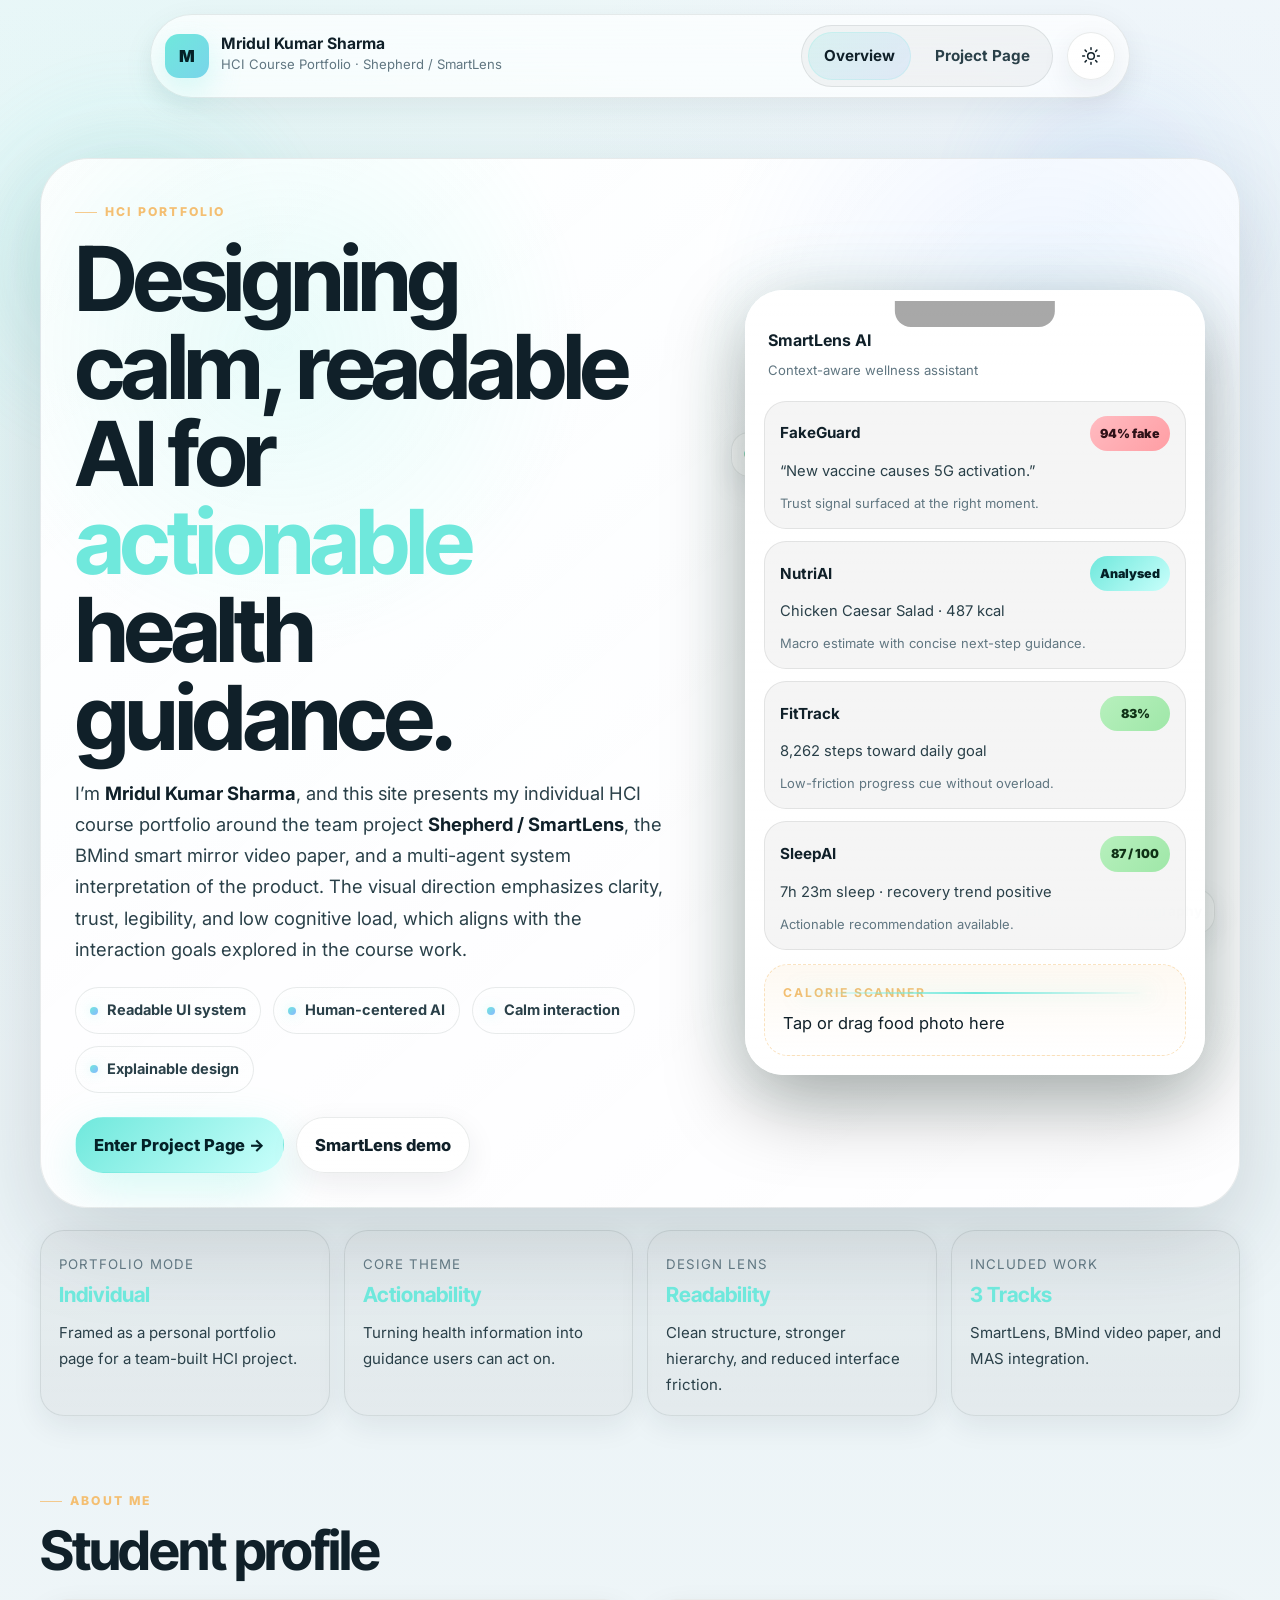
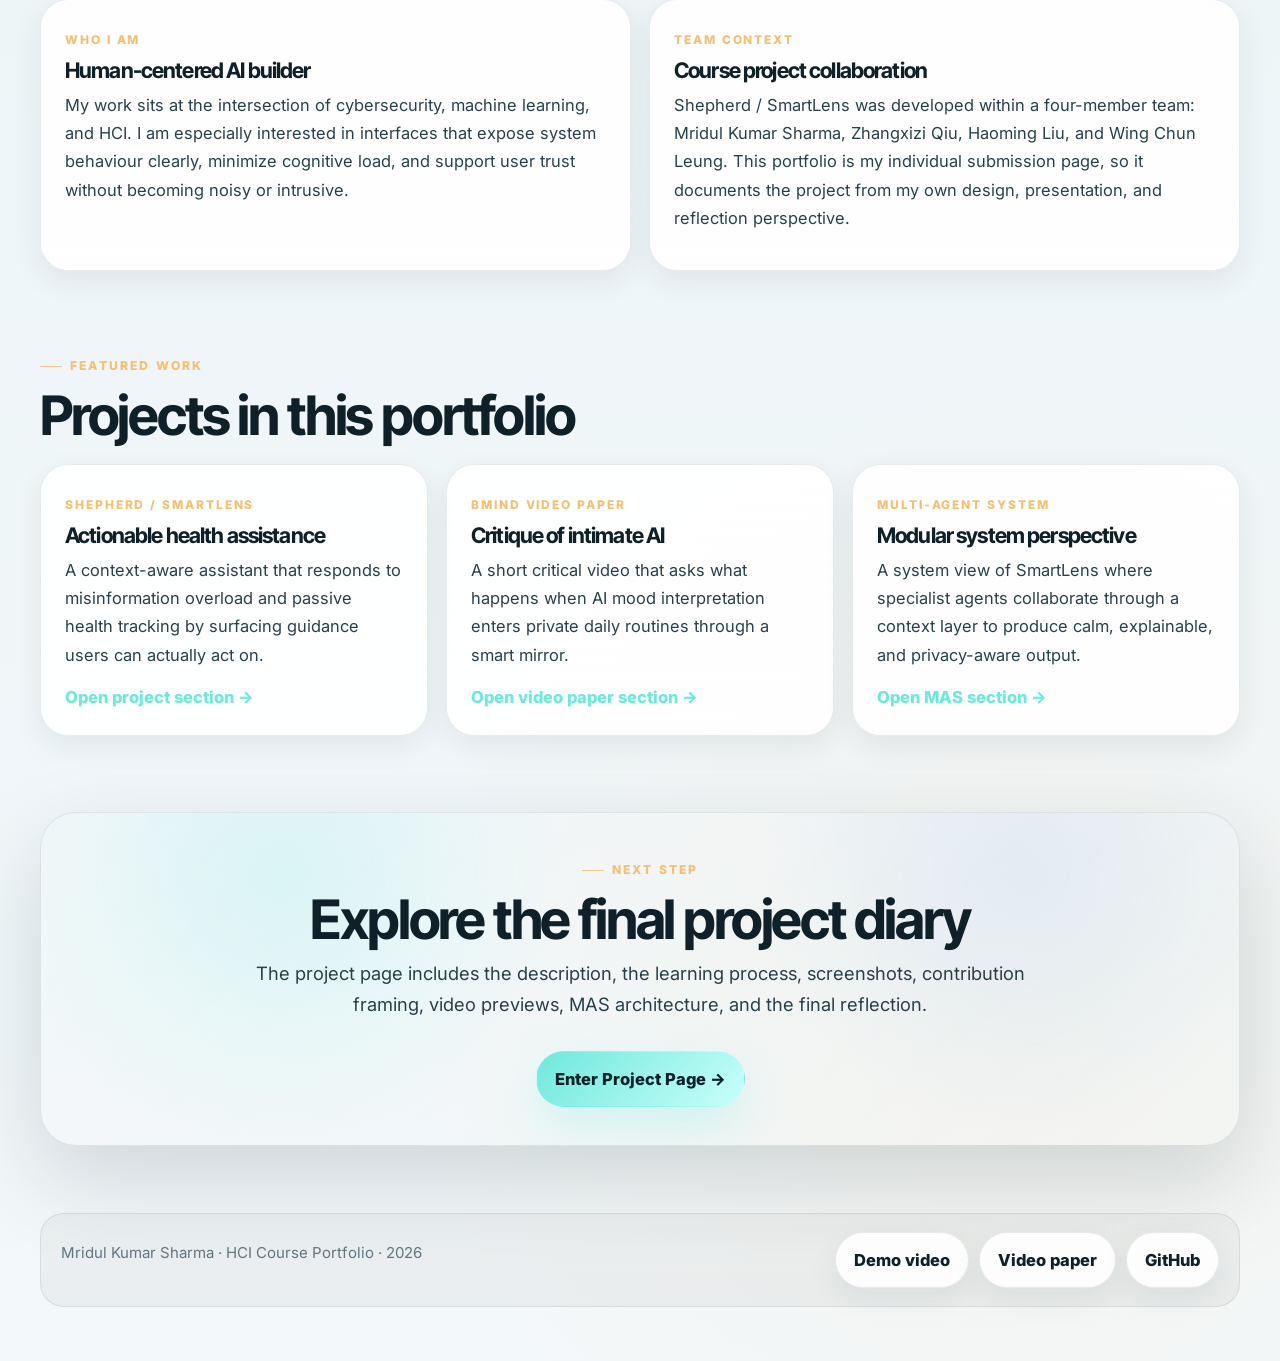
<file: index.html>
<!DOCTYPE html>
<html lang="en" data-theme="dark">
<head>
  <meta charset="UTF-8" />
  <meta name="viewport" content="width=device-width, initial-scale=1.0" />
  <title>Mridul Kumar Sharma — HCI Portfolio Overview</title>
  <meta name="description" content="HCI portfolio overview for Mridul Kumar Sharma featuring Shepherd / SmartLens, BMind video paper, and a multi-agent system perspective." />
  <link rel="stylesheet" href="styles.css" />
</head>
<body>
  <header class="site-header">
    <div class="nav-shell">
      <nav class="navbar" aria-label="Primary">
        <a class="brand" href="index.html" aria-label="Go to overview page">
          <span class="brand-mark" aria-hidden="true">M</span>
          <span class="brand-text">
            <strong>Mridul Kumar Sharma</strong>
            <span>HCI Course Portfolio · Shepherd / SmartLens</span>
          </span>
        </a>
        <div class="nav-links">
          <a class="active" href="index.html" aria-current="page">Overview</a>
          <a href="project.html">Project Page</a>
        </div>
        <button class="theme-toggle" type="button" aria-label="Toggle theme" title="Toggle light and dark mode">
          <svg viewBox="0 0 24 24" aria-hidden="true"><path d="M20 15.5A8.5 8.5 0 0 1 8.5 4a9 9 0 1 0 11.5 11.5Z"></path></svg>
        </button>
      </nav>
    </div>
  </header>

  <main id="main">
    <section class="hero">
      <div class="hero-ambient" aria-hidden="true">
        <div class="orb one"></div>
        <div class="orb two"></div>
        <div class="orb three"></div>
      </div>
      <div class="container">
        <div class="award-panel reveal">
          <div class="hero-grid">
            <div class="hero-copy">
              <div class="eyebrow">HCI Portfolio</div>
              <h1>Designing calm, readable AI for <span class="accent">actionable</span> health guidance.</h1>
              <div class="spacer-16"></div>
              <p class="lead">I’m <strong>Mridul Kumar Sharma</strong>, and this site presents my individual HCI course portfolio around the team project <strong>Shepherd / SmartLens</strong>, the BMind smart mirror video paper, and a multi-agent system interpretation of the product. The visual direction emphasizes clarity, trust, legibility, and low cognitive load, which aligns with the interaction goals explored in the course work.</p>
              <div class="hero-meta" aria-label="Portfolio tags">
                <span class="meta-pill">Readable UI system</span>
                <span class="meta-pill">Human-centered AI</span>
                <span class="meta-pill">Calm interaction</span>
                <span class="meta-pill">Explainable design</span>
              </div>
              <div class="btn-row">
                <a class="btn btn-primary" href="project.html">Enter Project Page →</a>
                <a class="btn btn-secondary" href="https://youtu.be/GWiHdHpN7lo" target="_blank" rel="noopener">SmartLens demo</a>
              </div>
            </div>

            <div class="hero-side" aria-hidden="true">
              <div class="hero-card-stack">
                <div class="spot-card"></div>
                <div class="float-chip c1">Premium visual hierarchy</div>
                <div class="float-chip c2">Readable HCI-first typography</div>
                <div class="device-frame">
                  <div class="device-header">
                    <div class="device-title">
                      <strong>SmartLens AI</strong>
                      <span>Context-aware wellness assistant</span>
                    </div>
                    <div class="signal"><span></span><span></span><span></span></div>
                  </div>
                  <!-- <div class="live-ribbon"></div> -->
                  <div class="device-stack">
                    <article class="notify"><div class="notify-top"><strong>FakeGuard</strong><span class="pill pill-danger">94% fake</span></div><p>“New vaccine causes 5G activation.”</p><div class="notify-meta">Trust signal surfaced at the right moment.</div></article>
                    <article class="notify"><div class="notify-top"><strong>NutriAI</strong><span class="pill pill-teal">Analysed</span></div><p>Chicken Caesar Salad · 487 kcal</p><div class="notify-meta">Macro estimate with concise next-step guidance.</div></article>
                    <article class="notify"><div class="notify-top"><strong>FitTrack</strong><span class="pill pill-good">83%</span></div><p>8,262 steps toward daily goal</p><div class="notify-meta">Low-friction progress cue without overload.</div></article>
                    <article class="notify"><div class="notify-top"><strong>SleepAI</strong><span class="pill pill-good">87 / 100</span></div><p>7h 23m sleep · recovery trend positive</p><div class="notify-meta">Actionable recommendation available.</div></article>
                  </div>
                  <div class="scanner-panel"><div class="scan-line"></div><strong>Calorie Scanner</strong><span>Tap or drag food photo here</span></div>
                </div>
              </div>
            </div>
          </div>
        </div>

        <div class="hero-stats reveal">
          <article class="stat-card"><span>Portfolio Mode</span><strong>Individual</strong><p>Framed as a personal portfolio page for a team-built HCI project.</p></article>
          <article class="stat-card"><span>Core Theme</span><strong>Actionability</strong><p>Turning health information into guidance users can act on.</p></article>
          <article class="stat-card"><span>Design Lens</span><strong>Readability</strong><p>Clean structure, stronger hierarchy, and reduced interface friction.</p></article>
          <article class="stat-card"><span>Included Work</span><strong>3 Tracks</strong><p>SmartLens, BMind video paper, and MAS integration.</p></article>
        </div>
      </div>
    </section>

    <section id="about">
      <div class="container">
        <div class="section-head reveal">
          <div class="eyebrow">About Me</div>
          <h2 class="section-title">Student profile</h2>
        </div>
        <div class="g2">
          <article class="card reveal">
            <span class="card-kicker">Who I am</span>
            <h3>Human-centered AI builder</h3>
            <p>My work sits at the intersection of cybersecurity, machine learning, and HCI. I am especially interested in interfaces that expose system behaviour clearly, minimize cognitive load, and support user trust without becoming noisy or intrusive.</p>
          </article>
          <article class="card reveal">
            <span class="card-kicker">Team context</span>
            <h3>Course project collaboration</h3>
            <p>Shepherd / SmartLens was developed within a four-member team: Mridul Kumar Sharma, Zhangxizi Qiu, Haoming Liu, and Wing Chun Leung. This portfolio is my individual submission page, so it documents the project from my own design, presentation, and reflection perspective.</p>
          </article>
        </div>
      </div>
    </section>

    <section id="featured">
      <div class="container">
        <div class="section-head reveal">
          <div class="eyebrow">Featured Work</div>
          <h2 class="section-title">Projects in this portfolio</h2>
        </div>
        <div class="g3">
          <article class="card reveal">
            <span class="card-kicker">Shepherd / SmartLens</span>
            <h3>Actionable health assistance</h3>
            <p>A context-aware assistant that responds to misinformation overload and passive health tracking by surfacing guidance users can actually act on.</p>
            <a class="inline-link" href="project.html#project">Open project section →</a>
          </article>
          <article class="card reveal">
            <span class="card-kicker">BMind Video Paper</span>
            <h3>Critique of intimate AI</h3>
            <p>A short critical video that asks what happens when AI mood interpretation enters private daily routines through a smart mirror.</p>
            <a class="inline-link" href="project.html#video-paper">Open video paper section →</a>
          </article>
          <article class="card reveal">
            <span class="card-kicker">Multi-Agent System</span>
            <h3>Modular system perspective</h3>
            <p>A system view of SmartLens where specialist agents collaborate through a context layer to produce calm, explainable, and privacy-aware output.</p>
            <a class="inline-link" href="project.html#mas">Open MAS section →</a>
          </article>
        </div>
      </div>
    </section>

    <section id="cta">
      <div class="container">
        <div class="cta-card reveal">
          <div class="eyebrow">Next Step</div>
          <h2 class="section-title">Explore the final project diary</h2>
          <p class="lead" style="margin-inline:auto;">The project page includes the description, the learning process, screenshots, contribution framing, video previews, MAS architecture, and the final reflection.</p>
          <div class="spacer-16"></div>
          <a class="btn btn-primary" href="project.html">Enter Project Page →</a>
        </div>
      </div>
    </section>
  </main>

  <footer>
    <div class="container">
      <div class="footer-card reveal">
        <p class="small">Mridul Kumar Sharma · HCI Course Portfolio · 2026</p>
        <div class="footer-actions">
          <a class="btn btn-ghost" href="https://youtu.be/GWiHdHpN7lo" target="_blank" rel="noopener">Demo video</a>
          <a class="btn btn-ghost" href="https://youtu.be/E6nw4WtdHk4" target="_blank" rel="noopener">Video paper</a>
          <a class="btn btn-ghost" href="https://github.com/mridulsharma031/smartlens" target="_blank" rel="noopener">GitHub</a>
        </div>
      </div>
    </div>
  </footer>
  
<script>
(function () {
  const root = document.documentElement;
  const toggle = document.querySelector('.theme-toggle');
  const saved = localStorage.getItem('theme');
  const preferredDark = window.matchMedia('(prefers-color-scheme: dark)').matches;
  const theme = saved || (preferredDark ? 'dark' : 'light');
  function applyTheme(mode) {
    root.setAttribute('data-theme', mode);
    localStorage.setItem('theme', mode);
    toggle.innerHTML = mode === 'dark'
      ? '<svg viewBox="0 0 24 24" aria-hidden="true"><path d="M20 15.5A8.5 8.5 0 0 1 8.5 4a9 9 0 1 0 11.5 11.5Z"></path></svg>'
      : '<svg viewBox="0 0 24 24" aria-hidden="true"><circle cx="12" cy="12" r="4"></circle><path d="M12 2v2.2M12 19.8V22M4.93 4.93l1.56 1.56M17.51 17.51l1.56 1.56M2 12h2.2M19.8 12H22M4.93 19.07l1.56-1.56M17.51 6.49l1.56-1.56"></path></svg>';
  }
  applyTheme(theme);
  toggle.addEventListener('click', function () {
    applyTheme(root.getAttribute('data-theme') === 'dark' ? 'light' : 'dark');
  });

  const reduceMotion = window.matchMedia('(prefers-reduced-motion: reduce)').matches;
  const revealEls = document.querySelectorAll('.reveal');
  if (reduceMotion) {
    revealEls.forEach(el => el.classList.add('is-visible'));
  } else {
    const observer = new IntersectionObserver((entries, obs) => {
      entries.forEach(entry => {
        if (entry.isIntersecting) {
          entry.target.classList.add('is-visible');
          obs.unobserve(entry.target);
        }
      });
    }, { threshold: 0.14, rootMargin: '0px 0px -30px 0px' });
    revealEls.forEach(el => observer.observe(el));
  }

  const modal = document.querySelector('[data-video-modal]');
  const frame = modal ? modal.querySelector('iframe') : null;
  const titleEl = modal ? modal.querySelector('[data-video-title]') : null;
  const openButtons = document.querySelectorAll('[data-video-open]');
  const closeButtons = document.querySelectorAll('[data-video-close]');

  function closeModal() {
    if (!modal || !frame) return;
    modal.classList.remove('active');
    modal.setAttribute('aria-hidden', 'true');
    frame.src = '';
    document.body.style.overflow = '';
  }

  function openModal(videoId, title) {
    if (!modal || !frame) return;
    frame.src = 'https://www.youtube.com/embed/' + videoId + '?autoplay=1&rel=0';
    if (titleEl) titleEl.textContent = title;
    modal.classList.add('active');
    modal.setAttribute('aria-hidden', 'false');
    document.body.style.overflow = 'hidden';
  }

  openButtons.forEach(btn => {
    btn.addEventListener('click', function () {
      openModal(btn.dataset.videoOpen, btn.dataset.videoTitle || 'Video');
    });
  });
  closeButtons.forEach(btn => btn.addEventListener('click', closeModal));
  if (modal) {
    modal.addEventListener('click', function (e) {
      if (e.target === modal) closeModal();
    });
  }
  document.addEventListener('keydown', function (e) {
    if (e.key === 'Escape') closeModal();
  });
})();
</script>

</body>
</html>
</file>
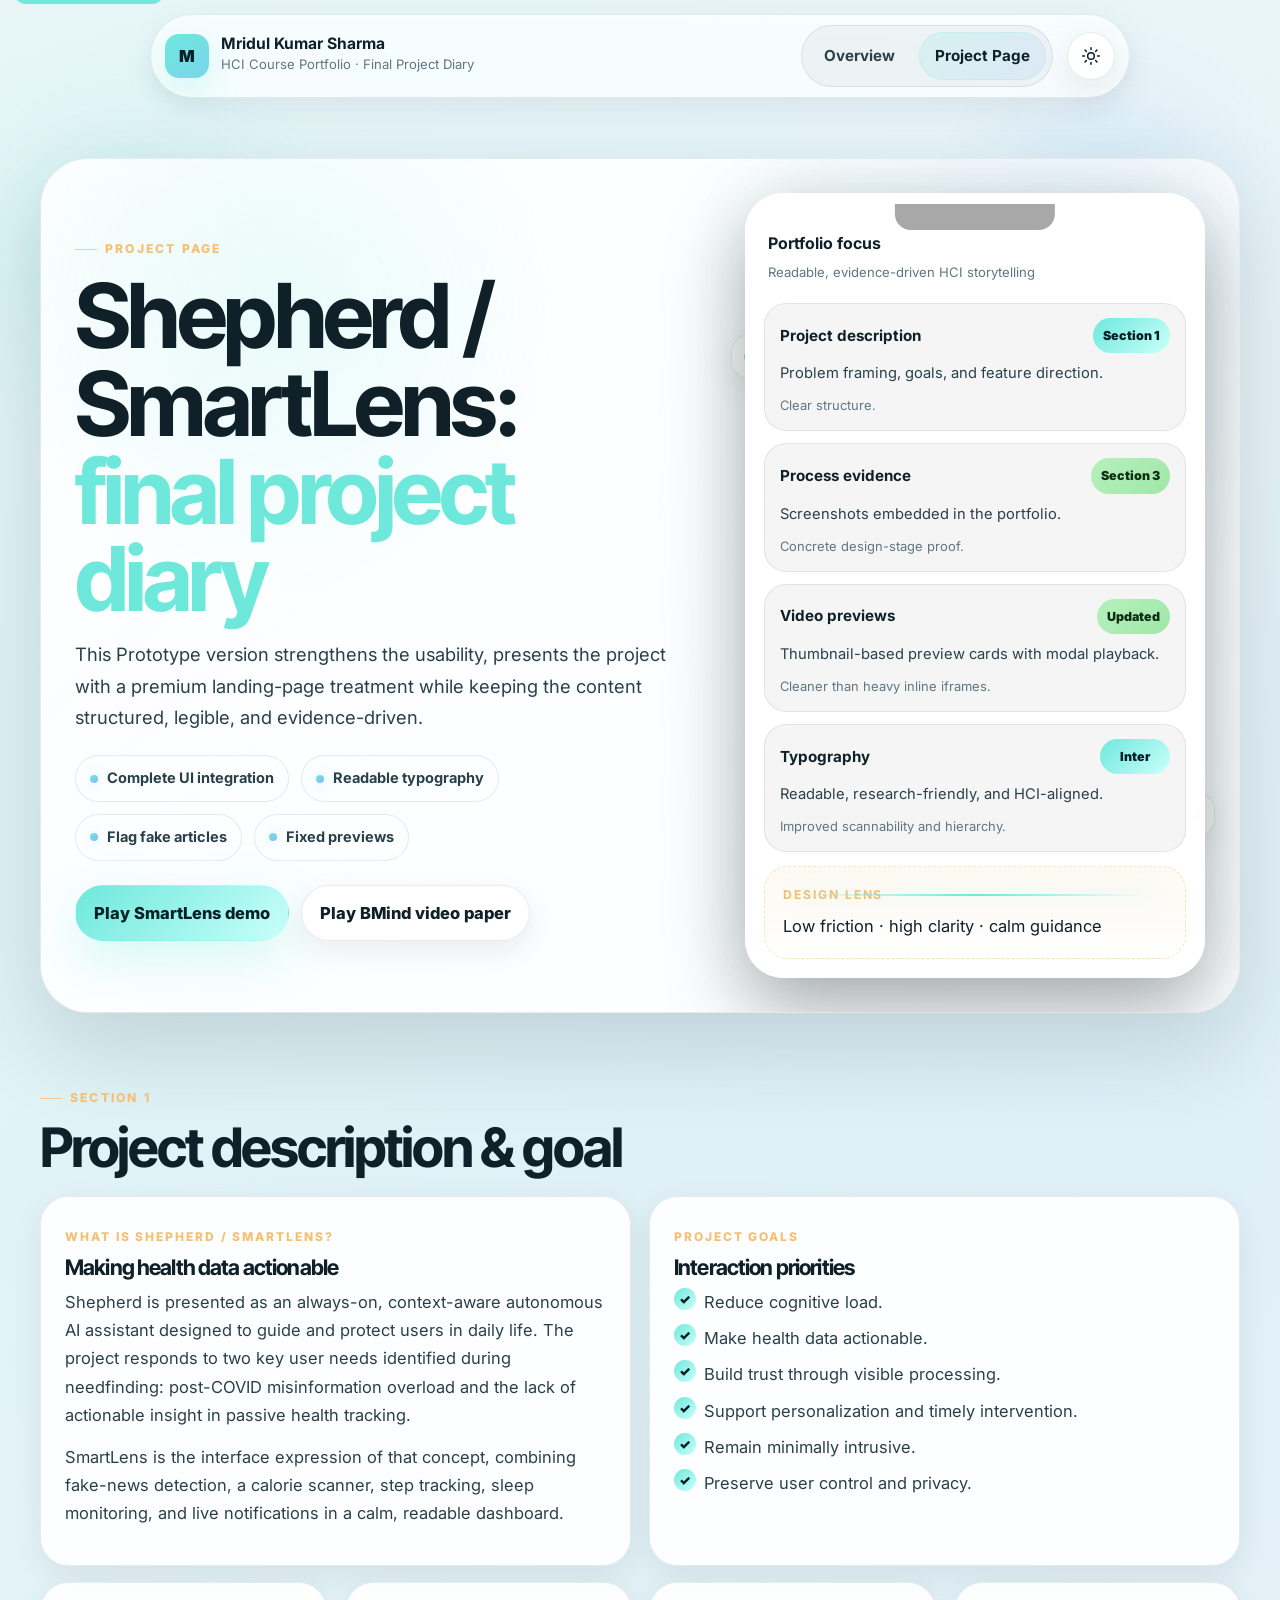
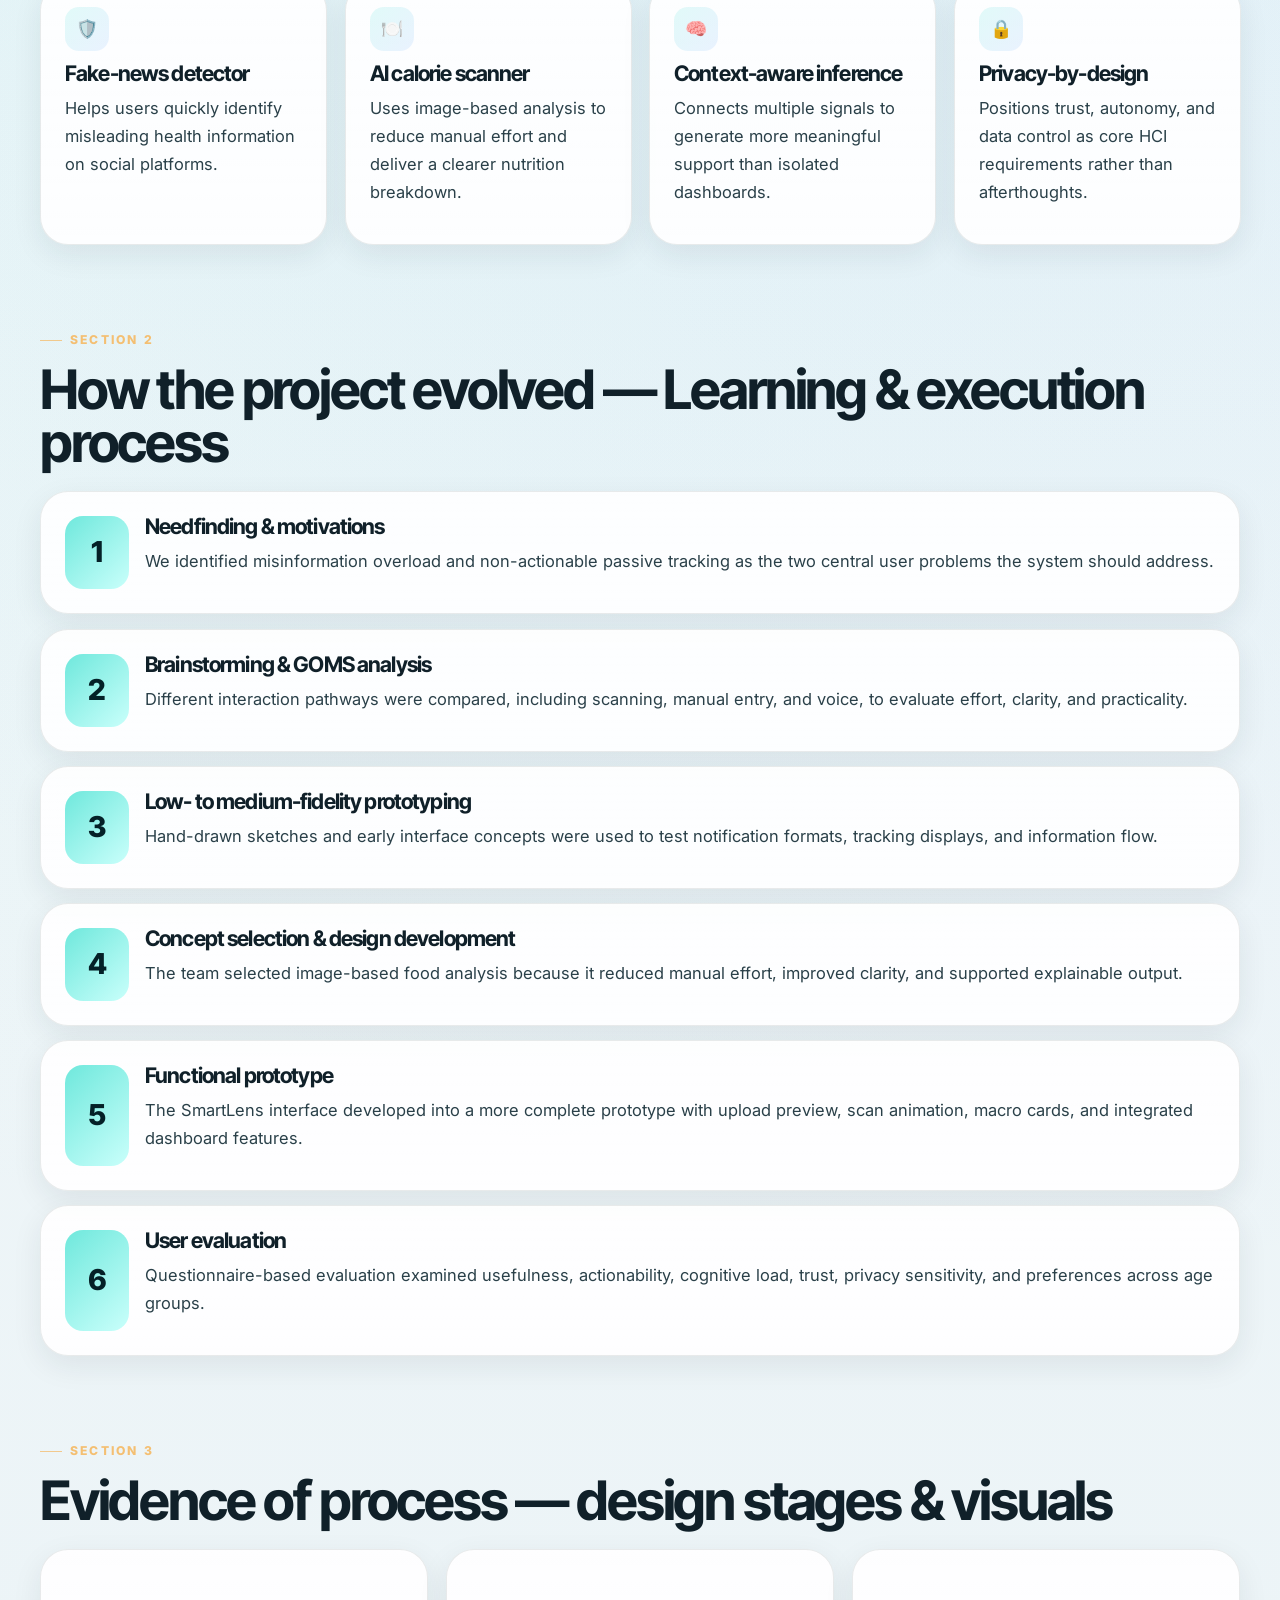
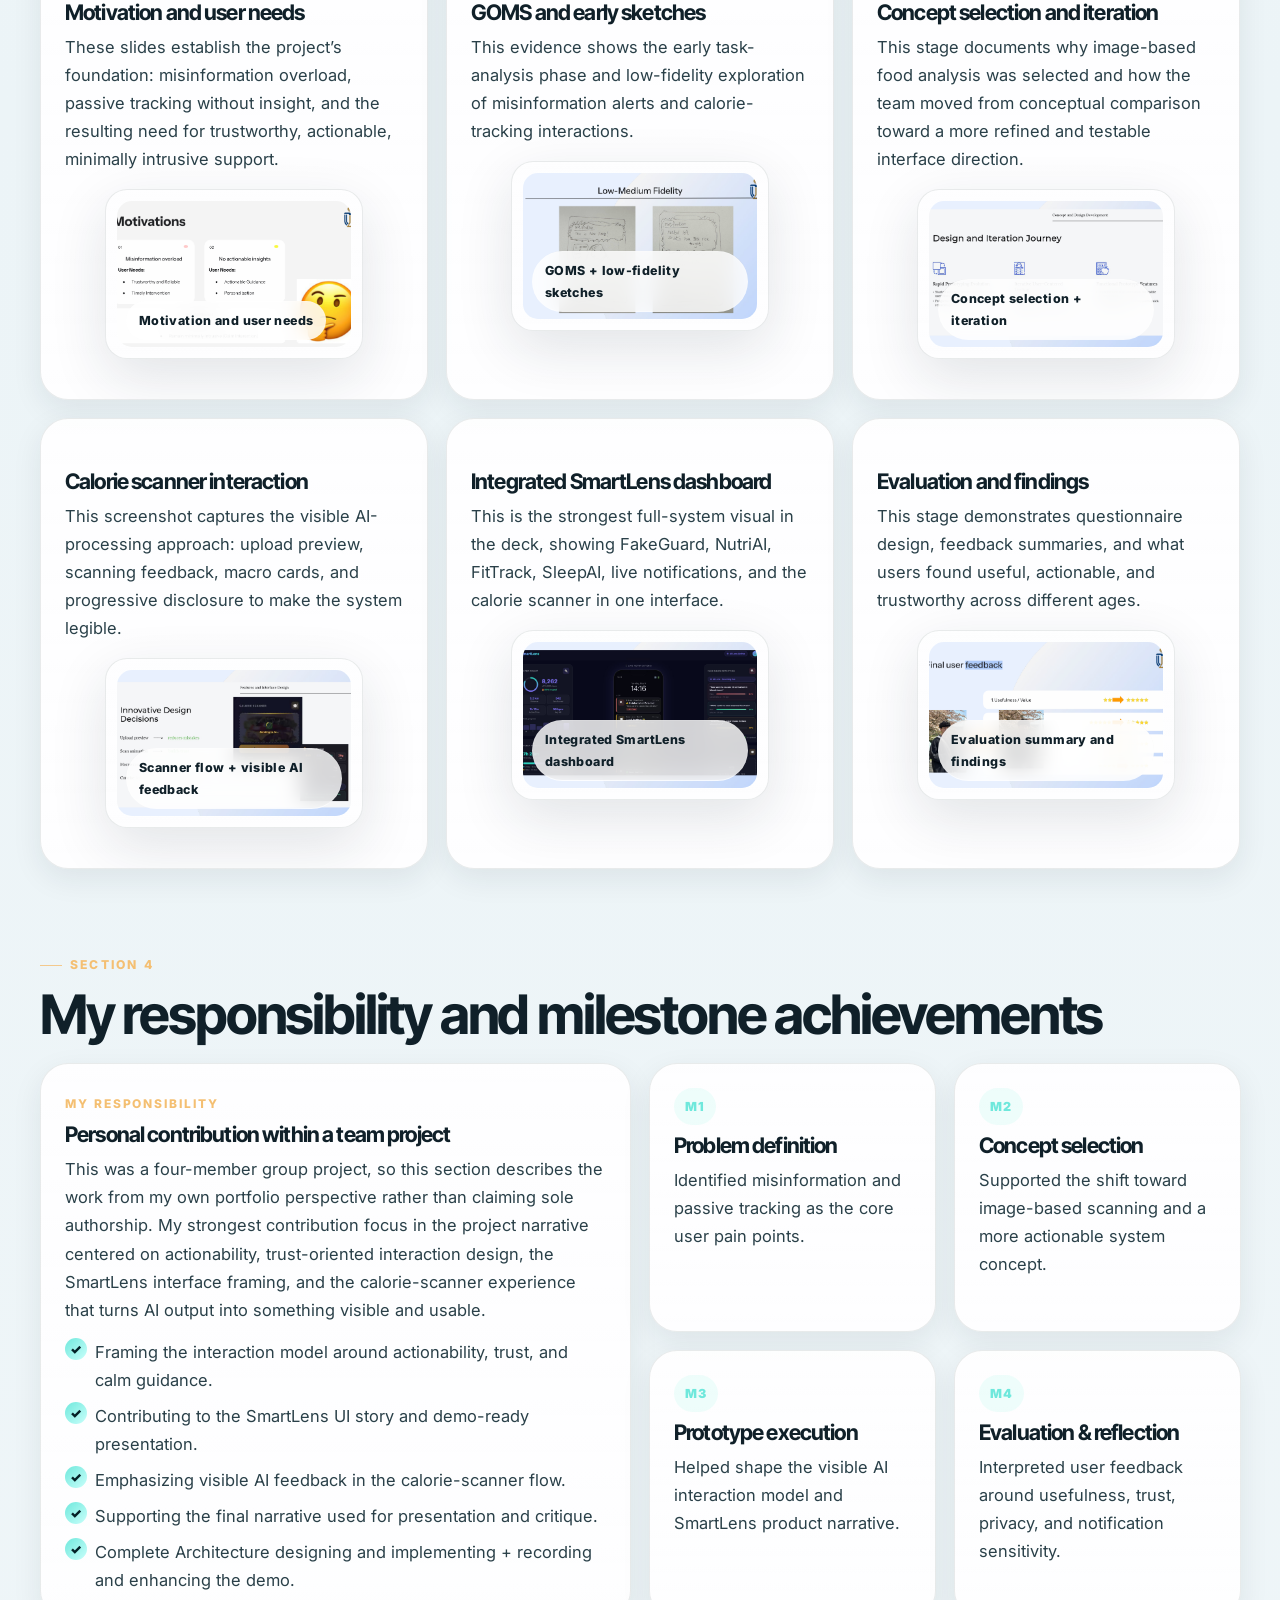
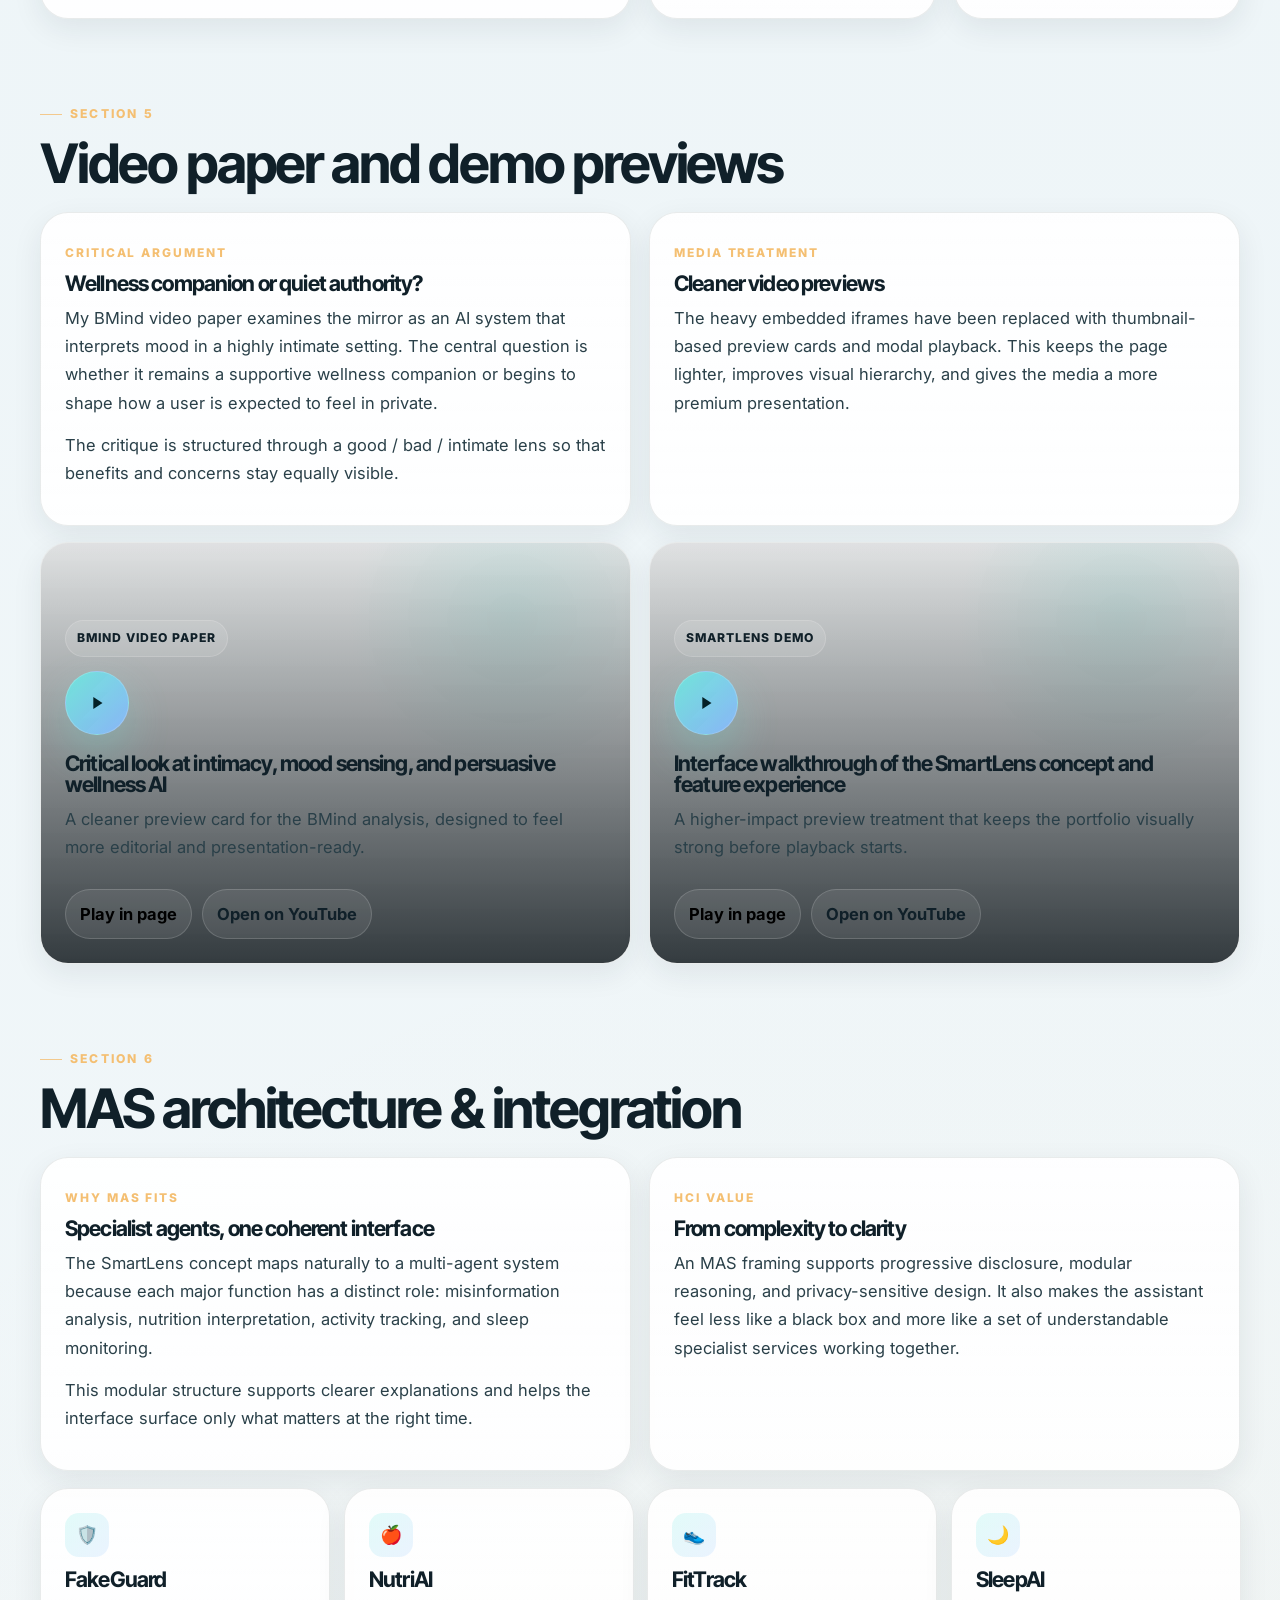
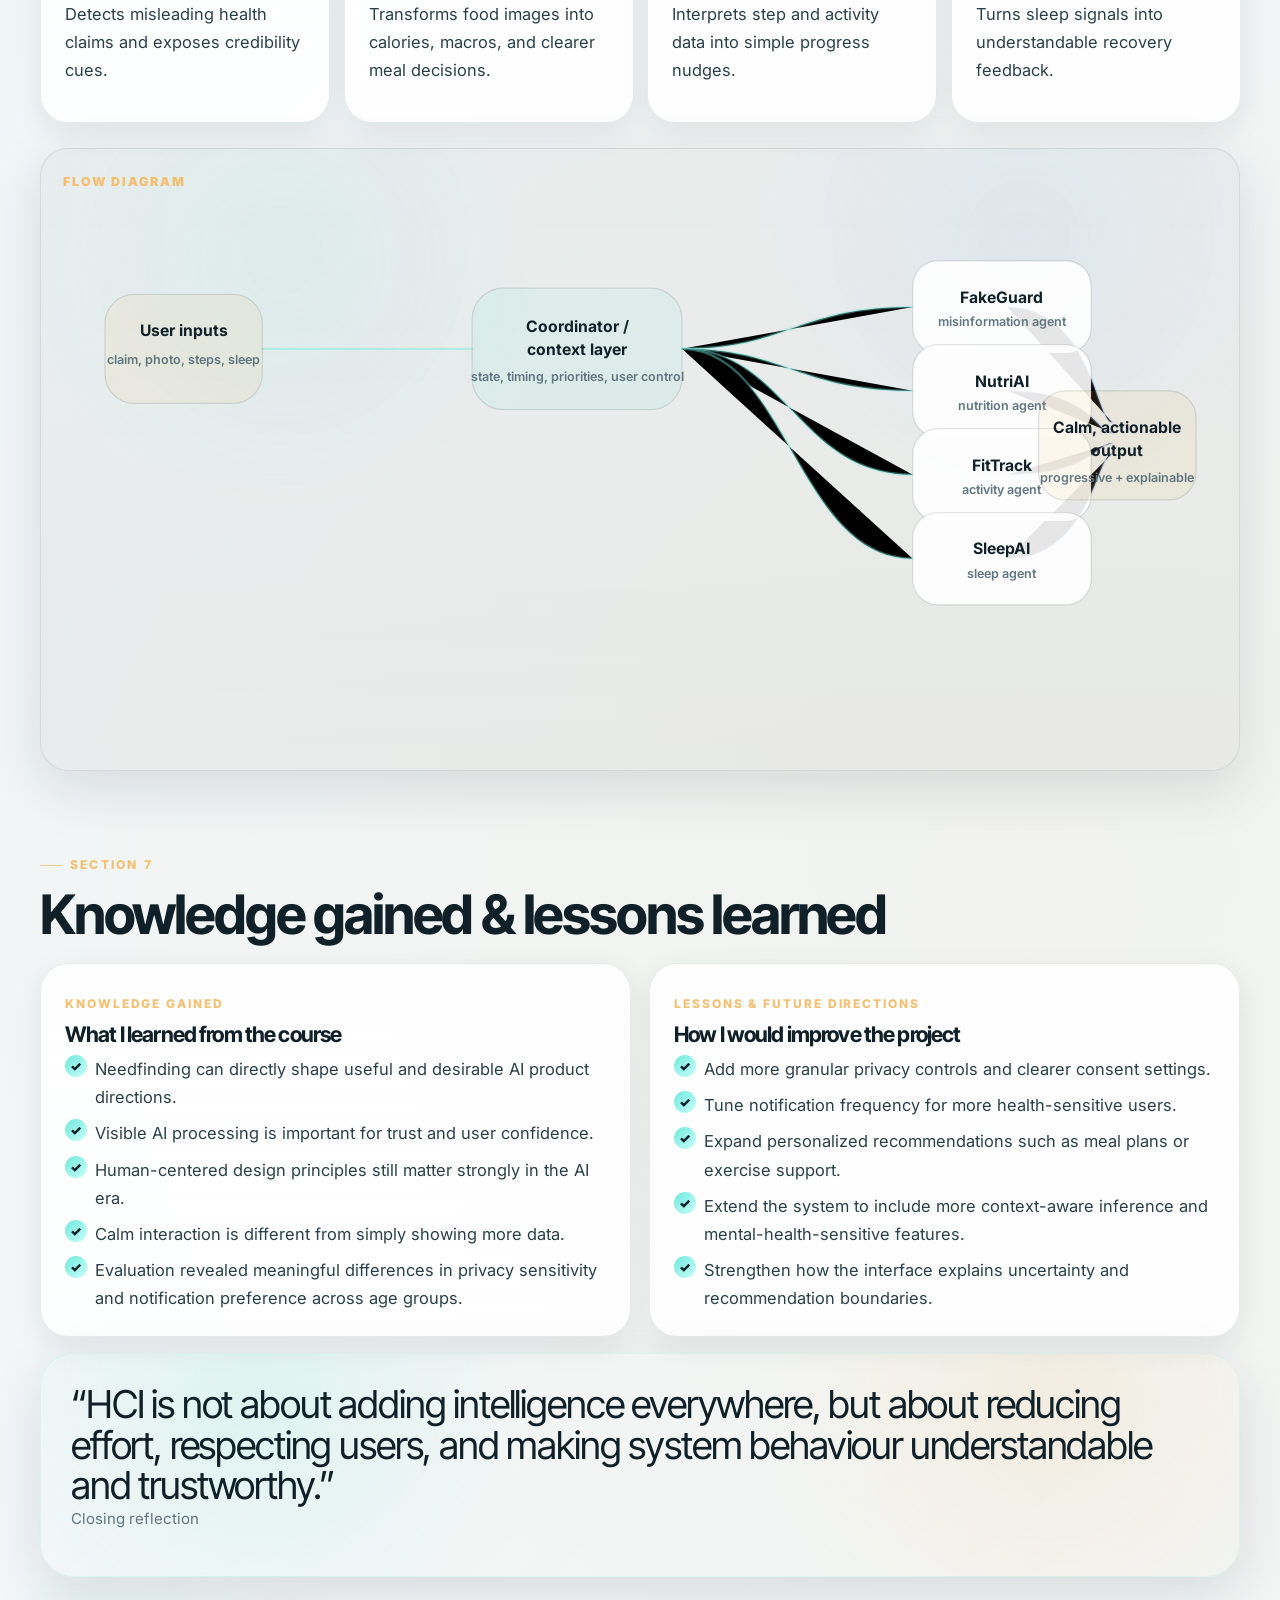
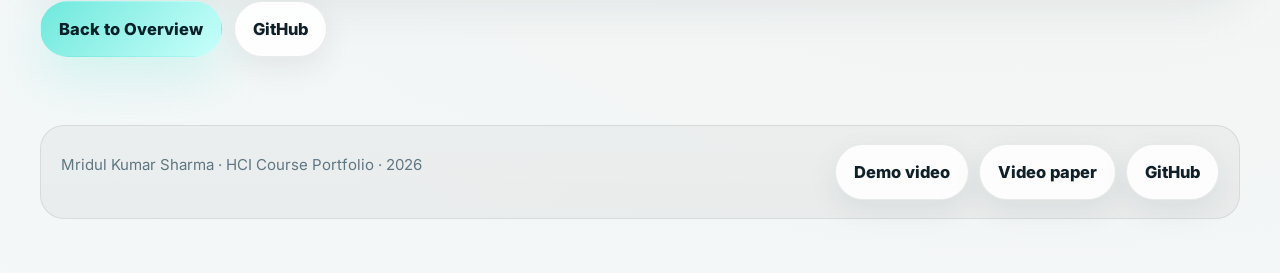
<file: project.html>
<!DOCTYPE html>
<html lang="en" data-theme="dark">
<head>
  <meta charset="UTF-8" />
  <meta name="viewport" content="width=device-width, initial-scale=1.0" />
  <title>Shepherd / SmartLens — Final Project Diary</title>
  <meta name="description" content="Final HCI project diary for Shepherd / SmartLens, including refined visual hierarchy, extracted PDF evidence, upgraded video previews, MAS integration, and reflection." />
  <link rel="stylesheet" href="styles.css" />
</head>
<body>
  <a class="skip-link" href="#main">Skip to content</a>
  <header class="site-header">
    <div class="nav-shell">
      <nav class="navbar" aria-label="Primary">
        <a class="brand" href="index.html" aria-label="Go to overview page">
          <span class="brand-mark" aria-hidden="true">M</span>
          <span class="brand-text">
            <strong>Mridul Kumar Sharma</strong>
            <span>HCI Course Portfolio · Final Project Diary</span>
          </span>
        </a>
        <div class="nav-links">
          <a href="index.html">Overview</a>
          <a class="active" href="project.html" aria-current="page">Project Page</a>
        </div>
        <button class="theme-toggle" type="button" aria-label="Toggle theme" title="Toggle light and dark mode">
          <svg viewBox="0 0 24 24" aria-hidden="true"><path d="M20 15.5A8.5 8.5 0 0 1 8.5 4a9 9 0 1 0 11.5 11.5Z"></path></svg>
        </button>
      </nav>
    </div>
  </header>

  <main id="main">
    <section class="hero">
      <div class="hero-ambient" aria-hidden="true">
        <div class="orb one"></div>
        <div class="orb two"></div>
        <div class="orb three"></div>
      </div>
      <div class="container">
        <div class="award-panel reveal">
          <div class="hero-grid">
            <div class="hero-copy">
              <div class="eyebrow">Project Page</div>
              <h1>Shepherd / SmartLens: <span class="accent">final project diary</span></h1>
              <div class="spacer-16"></div>
              <p class="lead">This Prototype version strengthens the usability, presents the project with a premium landing-page treatment while keeping the content structured, legible, and evidence-driven.</p>
              <div class="hero-meta" aria-label="Highlights">
                <span class="meta-pill">Complete UI integration</span>
                <span class="meta-pill">Readable typography</span>
                <span class="meta-pill">Flag fake articles</span>
                <span class="meta-pill">Fixed previews</span>
              </div>
              <div class="btn-row">
                <button class="btn btn-primary" type="button" data-video-open="GWiHdHpN7lo" data-video-title="SmartLens demo">Play SmartLens demo</button>
                <button class="btn btn-secondary" type="button" data-video-open="E6nw4WtdHk4" data-video-title="BMind video paper">Play BMind video paper</button>
              </div>
            </div>
            <div class="hero-side" aria-hidden="true">
              <div class="hero-card-stack">
                <div class="spot-card"></div>
                <div class="float-chip c1">Stronger opening hierarchy</div>
                <div class="float-chip c2">Improved media treatment</div>
                <div class="device-frame">
                  <div class="device-header">
                    <div class="device-title"><strong>Portfolio focus</strong><span>Readable, evidence-driven HCI storytelling</span></div>
                    <div class="signal"><span></span><span></span><span></span></div>
                  </div>
                  <div class="live-ribbon">Submission-ready</div>
                  <div class="device-stack">
                    <article class="notify"><div class="notify-top"><strong>Project description</strong><span class="pill pill-teal">Section 1</span></div><p>Problem framing, goals, and feature direction.</p><div class="notify-meta">Clear structure.</div></article>
                    <article class="notify"><div class="notify-top"><strong>Process evidence</strong><span class="pill pill-good">Section 3</span></div><p>Screenshots embedded in the portfolio.</p><div class="notify-meta">Concrete design-stage proof.</div></article>
                    <article class="notify"><div class="notify-top"><strong>Video previews</strong><span class="pill pill-good">Updated</span></div><p>Thumbnail-based preview cards with modal playback.</p><div class="notify-meta">Cleaner than heavy inline iframes.</div></article>
                    <article class="notify"><div class="notify-top"><strong>Typography</strong><span class="pill pill-teal">Inter</span></div><p>Readable, research-friendly, and HCI-aligned.</p><div class="notify-meta">Improved scannability and hierarchy.</div></article>
                  </div>
                  <div class="scanner-panel"><div class="scan-line"></div><strong>Design Lens</strong><span>Low friction · high clarity · calm guidance</span></div>
                </div>
              </div>
            </div>
          </div>
        </div>
      </div>
    </section>

    <section id="project">
      <div class="container">
        <div class="section-head reveal"><div class="eyebrow">Section 1</div><h2 class="section-title">Project description &amp; goal</h2></div>
        <div class="g2">
          <article class="card reveal"><span class="card-kicker">What is Shepherd / SmartLens?</span><h3>Making health data actionable</h3><p>Shepherd is presented as an always-on, context-aware autonomous AI assistant designed to guide and protect users in daily life. The project responds to two key user needs identified during needfinding: post-COVID misinformation overload and the lack of actionable insight in passive health tracking.</p><p>SmartLens is the interface expression of that concept, combining fake-news detection, a calorie scanner, step tracking, sleep monitoring, and live notifications in a calm, readable dashboard.</p></article>
          <article class="card reveal"><span class="card-kicker">Project goals</span><h3>Interaction priorities</h3><ul class="checklist"><li>Reduce cognitive load.</li><li>Make health data actionable.</li><li>Build trust through visible processing.</li><li>Support personalization and timely intervention.</li><li>Remain minimally intrusive.</li><li>Preserve user control and privacy.</li></ul></article>
        </div>
        <div class="spacer-16"></div>
        <div class="g4">
          <article class="feature-card reveal"><div class="feature-icon" aria-hidden="true">🛡️</div><h3>Fake-news detector</h3><p>Helps users quickly identify misleading health information on social platforms.</p></article>
          <article class="feature-card reveal"><div class="feature-icon" aria-hidden="true">🍽️</div><h3>AI calorie scanner</h3><p>Uses image-based analysis to reduce manual effort and deliver a clearer nutrition breakdown.</p></article>
          <article class="feature-card reveal"><div class="feature-icon" aria-hidden="true">🧠</div><h3>Context-aware inference</h3><p>Connects multiple signals to generate more meaningful support than isolated dashboards.</p></article>
          <article class="feature-card reveal"><div class="feature-icon" aria-hidden="true">🔒</div><h3>Privacy-by-design</h3><p>Positions trust, autonomy, and data control as core HCI requirements rather than afterthoughts.</p></article>
        </div>
      </div>
    </section>

    <section id="diary">
      <div class="container">
        <div class="section-head reveal"><div class="eyebrow">Section 2</div><h2 class="section-title">How the project evolved — Learning &amp; execution process</h2></div>
        <div class="timeline">
          <article class="timeline-item reveal"><div class="timeline-num">1</div><div><h3>Needfinding &amp; motivations</h3><p>We identified misinformation overload and non-actionable passive tracking as the two central user problems the system should address.</p></div></article>
          <article class="timeline-item reveal"><div class="timeline-num">2</div><div><h3>Brainstorming &amp; GOMS analysis</h3><p>Different interaction pathways were compared, including scanning, manual entry, and voice, to evaluate effort, clarity, and practicality.</p></div></article>
          <article class="timeline-item reveal"><div class="timeline-num">3</div><div><h3>Low- to medium-fidelity prototyping</h3><p>Hand-drawn sketches and early interface concepts were used to test notification formats, tracking displays, and information flow.</p></div></article>
          <article class="timeline-item reveal"><div class="timeline-num">4</div><div><h3>Concept selection &amp; design development</h3><p>The team selected image-based food analysis because it reduced manual effort, improved clarity, and supported explainable output.</p></div></article>
          <article class="timeline-item reveal"><div class="timeline-num">5</div><div><h3>Functional prototype</h3><p>The SmartLens interface developed into a more complete prototype with upload preview, scan animation, macro cards, and integrated dashboard features.</p></div></article>
          <article class="timeline-item reveal"><div class="timeline-num">6</div><div><h3>User evaluation</h3><p>Questionnaire-based evaluation examined usefulness, actionability, cognitive load, trust, privacy sensitivity, and preferences across age groups.</p></div></article>
        </div>
      </div>
    </section>

    <section id="evidence">
      <div class="container">
        <div class="section-head reveal"><div class="eyebrow">Section 3</div><h2 class="section-title">Evidence of process — design stages &amp; visuals</h2></div>
        <div class="g3">
          <article class="card reveal"><span class="card-kicker"></span><h3>Motivation and user needs</h3><p>These slides establish the project’s foundation: misinformation overload, passive tracking without insight, and the resulting need for trustworthy, actionable, minimally intrusive support.</p><figure class="evidence-shot"><img src="evidence-01-motivation.png" alt="Motivation and user-needs slide extracted from the Shepherd project PDF."><figcaption>Motivation and user needs</figcaption></figure><p class="evidence-note"></p></article>
          <article class="card reveal"><span class="card-kicker"></span><h3>GOMS and early sketches</h3><p>This evidence shows the early task-analysis phase and low-fidelity exploration of misinformation alerts and calorie-tracking interactions.</p><figure class="evidence-shot"><img src="evidence-02-sketches.png" alt="GOMS and early hand-drawn sketch slides extracted from the Shepherd project PDF."><figcaption>GOMS + low-fidelity sketches</figcaption></figure><p class="evidence-note"></p></article>
          <article class="card reveal"><span class="card-kicker"></span><h3>Concept selection and iteration</h3><p>This stage documents why image-based food analysis was selected and how the team moved from conceptual comparison toward a more refined and testable interface direction.</p><figure class="evidence-shot"><img src="evidence-03-iteration.png" alt="Design iteration and concept-development slide extracted from the Shepherd project PDF."><figcaption>Concept selection + iteration</figcaption></figure><p class="evidence-note"></p></article>
          <article class="card reveal"><span class="card-kicker"></span><h3>Calorie scanner interaction</h3><p>This screenshot captures the visible AI-processing approach: upload preview, scanning feedback, macro cards, and progressive disclosure to make the system legible.</p><figure class="evidence-shot"><img src="evidence-04-scanner.png" alt="Calorie scanner interface slide extracted from the Shepherd project PDF."><figcaption>Scanner flow + visible AI feedback</figcaption></figure><p class="evidence-note"></p></article>
          <article class="card reveal"><span class="card-kicker"></span><h3>Integrated SmartLens dashboard</h3><p>This is the strongest full-system visual in the deck, showing FakeGuard, NutriAI, FitTrack, SleepAI, live notifications, and the calorie scanner in one interface.</p><figure class="evidence-shot"><img src="evidence-05-dashboard.png" alt="Integrated SmartLens dashboard slide extracted from the Shepherd project PDF."><figcaption>Integrated SmartLens dashboard</figcaption></figure><p class="evidence-note"></p></article>
          <article class="card reveal"><span class="card-kicker"></span><h3>Evaluation and findings</h3><p>This stage demonstrates questionnaire design, feedback summaries, and what users found useful, actionable, and trustworthy across different ages.</p><figure class="evidence-shot"><img src="evidence-06-evaluation.png" alt="Evaluation summary slide extracted from the Shepherd project PDF."><figcaption>Evaluation summary and findings</figcaption></figure><p class="evidence-note"></p></article>
        </div>
      </div>
    </section>

    <section id="responsibility">
      <div class="container">
        <div class="section-head reveal"><div class="eyebrow">Section 4</div><h2 class="section-title">My responsibility and milestone achievements</h2></div>
        <div class="g2">
          <article class="card reveal"><span class="card-kicker">My responsibility</span><h3>Personal contribution within a team project</h3><p>This was a four-member group project, so this section describes the work from my own portfolio perspective rather than claiming sole authorship. My strongest contribution focus in the project narrative centered on actionability, trust-oriented interaction design, the SmartLens interface framing, and the calorie-scanner experience that turns AI output into something visible and usable.</p><ul class="checklist"><li>Framing the interaction model around actionability, trust, and calm guidance.</li><li>Contributing to the SmartLens UI story and demo-ready presentation.</li><li>Emphasizing visible AI feedback in the calorie-scanner flow.</li><li>Supporting the final narrative used for presentation and critique.</li><li>Complete Architecture designing and implementing + recording and enhancing the demo.</li></ul></article>
          <div class="g2">
            <article class="card reveal"><span class="milestone-tag">M1</span><h3>Problem definition</h3><p>Identified misinformation and passive tracking as the core user pain points.</p></article>
            <article class="card reveal"><span class="milestone-tag">M2</span><h3>Concept selection</h3><p>Supported the shift toward image-based scanning and a more actionable system concept.</p></article>
            <article class="card reveal"><span class="milestone-tag">M3</span><h3>Prototype execution</h3><p>Helped shape the visible AI interaction model and SmartLens product narrative.</p></article>
            <article class="card reveal"><span class="milestone-tag">M4</span><h3>Evaluation &amp; reflection</h3><p>Interpreted user feedback around usefulness, trust, privacy, and notification sensitivity.</p></article>
          </div>
        </div>
      </div>
    </section>

    <section id="video-paper">
      <div class="container">
        <div class="section-head reveal"><div class="eyebrow">Section 5</div><h2 class="section-title">Video paper and demo previews</h2></div>
        <div class="g2">
          <article class="card reveal"><span class="card-kicker">Critical argument</span><h3>Wellness companion or quiet authority?</h3><p>My BMind video paper examines the mirror as an AI system that interprets mood in a highly intimate setting. The central question is whether it remains a supportive wellness companion or begins to shape how a user is expected to feel in private.</p><p>The critique is structured through a good / bad / intimate lens so that benefits and concerns stay equally visible.</p></article>
          <article class="card reveal"><span class="card-kicker">Media treatment</span><h3>Cleaner video previews</h3><p>The heavy embedded iframes have been replaced with thumbnail-based preview cards and modal playback. This keeps the page lighter, improves visual hierarchy, and gives the media a more premium presentation.</p></article>
        </div>
        <div class="spacer-16"></div>
        <div class="video-grid">
          <article class="card video-preview reveal">
            <div class="video-cover" style="background-image:url('https://img.youtube.com/vi/E6nw4WtdHk4/maxresdefault.jpg'), url('https://img.youtube.com/vi/E6nw4WtdHk4/hqdefault.jpg');">
              <div class="video-topline">BMind video paper</div>
              <button class="play-btn" type="button" data-video-open="E6nw4WtdHk4" data-video-title="BMind video paper" aria-label="Play BMind video paper">
                <svg viewBox="0 0 24 24" aria-hidden="true"><path d="M8 5.5v13l10-6.5z"></path></svg>
              </button>
              <h3>Critical look at intimacy, mood sensing, and persuasive wellness AI</h3>
              <p>A cleaner preview card for the BMind analysis, designed to feel more editorial and presentation-ready.</p>
              <div class="video-actions">
                <button class="video-action" type="button" data-video-open="E6nw4WtdHk4" data-video-title="BMind video paper">Play in page</button>
                <a class="video-action" href="https://youtu.be/E6nw4WtdHk4" target="_blank" rel="noopener">Open on YouTube</a>
              </div>
            </div>
          </article>
          <article class="card video-preview reveal">
            <div class="video-cover" style="background-image:url('https://img.youtube.com/vi/GWiHdHpN7lo/maxresdefault.jpg'), url('https://img.youtube.com/vi/GWiHdHpN7lo/hqdefault.jpg');">
              <div class="video-topline">SmartLens demo</div>
              <button class="play-btn" type="button" data-video-open="GWiHdHpN7lo" data-video-title="SmartLens demo" aria-label="Play SmartLens demo">
                <svg viewBox="0 0 24 24" aria-hidden="true"><path d="M8 5.5v13l10-6.5z"></path></svg>
              </button>
              <h3>Interface walkthrough of the SmartLens concept and feature experience</h3>
              <p>A higher-impact preview treatment that keeps the portfolio visually strong before playback starts.</p>
              <div class="video-actions">
                <button class="video-action" type="button" data-video-open="GWiHdHpN7lo" data-video-title="SmartLens demo">Play in page</button>
                <a class="video-action" href="https://youtu.be/GWiHdHpN7lo" target="_blank" rel="noopener">Open on YouTube</a>
              </div>
            </div>
          </article>
        </div>
      </div>
    </section>

    <section id="msa">
      <div class="container">
        <div class="section-head reveal"><div class="eyebrow">Section 6</div><h2 class="section-title">MAS architecture &amp; integration</h2></div>
        <div class="g2">
          <article class="card reveal"><span class="card-kicker">Why MAS fits</span><h3>Specialist agents, one coherent interface</h3><p>The SmartLens concept maps naturally to a multi-agent system because each major function has a distinct role: misinformation analysis, nutrition interpretation, activity tracking, and sleep monitoring.</p><p>This modular structure supports clearer explanations and helps the interface surface only what matters at the right time.</p></article>
          <article class="card reveal"><span class="card-kicker">HCI value</span><h3>From complexity to clarity</h3><p>An MAS framing supports progressive disclosure, modular reasoning, and privacy-sensitive design. It also makes the assistant feel less like a black box and more like a set of understandable specialist services working together.</p></article>
        </div>
        <div class="agent-row">
          <article class="agent-chip reveal"><div class="agent-icon" aria-hidden="true">🛡️</div><h3>FakeGuard</h3><p>Detects misleading health claims and exposes credibility cues.</p></article>
          <article class="agent-chip reveal"><div class="agent-icon" aria-hidden="true">🍎</div><h3>NutriAI</h3><p>Transforms food images into calories, macros, and clearer meal decisions.</p></article>
          <article class="agent-chip reveal"><div class="agent-icon" aria-hidden="true">👟</div><h3>FitTrack</h3><p>Interprets step and activity data into simple progress nudges.</p></article>
          <article class="agent-chip reveal"><div class="agent-icon" aria-hidden="true">🌙</div><h3>SleepAI</h3><p>Turns sleep signals into understandable recovery feedback.</p></article>
        </div>
        <div class="spacer-24"></div>
        <div class="flow-panel reveal">
          <div class="flow-label">Flow diagram</div>
          <svg class="msa-svg" viewBox="0 0 1100 520" role="img" aria-label="Multi-agent architecture diagram">
            <path class="msa-line" d="M190 140 C 290 140, 300 140, 390 140" />
            <path class="msa-line" d="M590 140 C 690 140, 700 100, 810 100" />
            <path class="msa-line" d="M590 140 C 690 140, 700 180, 810 180" />
            <path class="msa-line" d="M590 140 C 690 140, 700 260, 810 260" />
            <path class="msa-line" d="M590 140 C 690 140, 700 340, 810 340" />
            <path class="msa-line soft" d="M900 100 C 980 100, 985 210, 1000 210" />
            <path class="msa-line soft" d="M900 180 C 980 180, 985 220, 1000 220" />
            <path class="msa-line soft" d="M900 260 C 980 260, 985 230, 1000 230" />
            <path class="msa-line soft" d="M900 340 C 980 340, 985 240, 1000 240" />
            <rect class="msa-node amber" x="40" y="88" rx="28" ry="28" width="150" height="104"></rect>
            <text class="msa-text" x="115" y="128" text-anchor="middle">User inputs</text><text class="msa-sub" x="115" y="154" text-anchor="middle">claim, photo, steps, sleep</text>
            <rect class="msa-node teal" x="390" y="82" rx="30" ry="30" width="200" height="116"></rect>
            <text class="msa-text" x="490" y="124" text-anchor="middle">Coordinator /</text><text class="msa-text" x="490" y="146" text-anchor="middle">context layer</text><text class="msa-sub" x="490" y="171" text-anchor="middle">state, timing, priorities, user control</text>
            <rect class="msa-node" x="810" y="56" rx="24" ry="24" width="170" height="88"></rect><text class="msa-text" x="895" y="96" text-anchor="middle">FakeGuard</text><text class="msa-sub" x="895" y="118" text-anchor="middle">misinformation agent</text>
            <rect class="msa-node" x="810" y="136" rx="24" ry="24" width="170" height="88"></rect><text class="msa-text" x="895" y="176" text-anchor="middle">NutriAI</text><text class="msa-sub" x="895" y="198" text-anchor="middle">nutrition agent</text>
            <rect class="msa-node" x="810" y="216" rx="24" ry="24" width="170" height="88"></rect><text class="msa-text" x="895" y="256" text-anchor="middle">FitTrack</text><text class="msa-sub" x="895" y="278" text-anchor="middle">activity agent</text>
            <rect class="msa-node" x="810" y="296" rx="24" ry="24" width="170" height="88"></rect><text class="msa-text" x="895" y="336" text-anchor="middle">SleepAI</text><text class="msa-sub" x="895" y="358" text-anchor="middle">sleep agent</text>
            <rect class="msa-node amber" x="930" y="180" rx="26" ry="26" width="150" height="104"></rect><text class="msa-text" x="1005" y="220" text-anchor="middle">Calm, actionable</text><text class="msa-text" x="1005" y="242" text-anchor="middle">output</text><text class="msa-sub" x="1005" y="267" text-anchor="middle">progressive + explainable</text>
          </svg>
        </div>
      </div>
    </section>

    <section id="reflection">
      <div class="container">
        <div class="section-head reveal"><div class="eyebrow">Section 7</div><h2 class="section-title">Knowledge gained &amp; lessons learned</h2></div>
        <div class="g2">
          <article class="card reveal"><span class="card-kicker">Knowledge gained</span><h3>What I learned from the course</h3><ul class="checklist"><li>Needfinding can directly shape useful and desirable AI product directions.</li><li>Visible AI processing is important for trust and user confidence.</li><li>Human-centered design principles still matter strongly in the AI era.</li><li>Calm interaction is different from simply showing more data.</li><li>Evaluation revealed meaningful differences in privacy sensitivity and notification preference across age groups.</li></ul></article>
          <article class="card reveal"><span class="card-kicker">Lessons &amp; future directions</span><h3>How I would improve the project</h3><ul class="checklist"><li>Add more granular privacy controls and clearer consent settings.</li><li>Tune notification frequency for more health-sensitive users.</li><li>Expand personalized recommendations such as meal plans or exercise support.</li><li>Extend the system to include more context-aware inference and mental-health-sensitive features.</li><li>Strengthen how the interface explains uncertainty and recommendation boundaries.</li></ul></article>
        </div>
        <div class="spacer-16"></div>
        <article class="quote-card reveal"><blockquote>“HCI is not about adding intelligence everywhere, but about reducing effort, respecting users, and making system behaviour understandable and trustworthy.”</blockquote><p class="small">Closing reflection</p></article>
        <div class="spacer-24"></div>
        <div class="btn-row reveal"><a class="btn btn-primary" href="index.html">Back to Overview</a><a class="btn btn-ghost" href="https://github.com/mridulsharma031/smartlens" target="_blank" rel="noopener">GitHub</a></div>
      </div>
    </section>
  </main>

  <div class="video-modal" data-video-modal aria-hidden="true">
    <div class="modal-card">
      <div class="modal-head">
        <strong data-video-title>Video</strong>
        <button class="modal-close" type="button" data-video-close aria-label="Close video">✕</button>
      </div>
      <div class="modal-body"><iframe src="" title="Embedded video player" allow="accelerometer; autoplay; clipboard-write; encrypted-media; gyroscope; picture-in-picture; web-share" allowfullscreen></iframe></div>
    </div>
  </div>

  <footer>
    <div class="container">
      <div class="footer-card reveal">
        <p class="small">Mridul Kumar Sharma · HCI Course Portfolio · 2026</p>
        <div class="footer-actions">
          <a class="btn btn-ghost" href="https://youtu.be/GWiHdHpN7lo" target="_blank" rel="noopener">Demo video</a>
          <a class="btn btn-ghost" href="https://youtu.be/E6nw4WtdHk4" target="_blank" rel="noopener">Video paper</a>
          <a class="btn btn-ghost" href="https://github.com/mridulsharma031/smartlens" target="_blank" rel="noopener">GitHub</a>
        </div>
      </div>
    </div>
  </footer>
  
<script>
(function () {
  const root = document.documentElement;
  const toggle = document.querySelector('.theme-toggle');
  const saved = localStorage.getItem('theme');
  const preferredDark = window.matchMedia('(prefers-color-scheme: dark)').matches;
  const theme = saved || (preferredDark ? 'dark' : 'light');
  function applyTheme(mode) {
    root.setAttribute('data-theme', mode);
    localStorage.setItem('theme', mode);
    toggle.innerHTML = mode === 'dark'
      ? '<svg viewBox="0 0 24 24" aria-hidden="true"><path d="M20 15.5A8.5 8.5 0 0 1 8.5 4a9 9 0 1 0 11.5 11.5Z"></path></svg>'
      : '<svg viewBox="0 0 24 24" aria-hidden="true"><circle cx="12" cy="12" r="4"></circle><path d="M12 2v2.2M12 19.8V22M4.93 4.93l1.56 1.56M17.51 17.51l1.56 1.56M2 12h2.2M19.8 12H22M4.93 19.07l1.56-1.56M17.51 6.49l1.56-1.56"></path></svg>';
  }
  applyTheme(theme);
  toggle.addEventListener('click', function () {
    applyTheme(root.getAttribute('data-theme') === 'dark' ? 'light' : 'dark');
  });

  const reduceMotion = window.matchMedia('(prefers-reduced-motion: reduce)').matches;
  const revealEls = document.querySelectorAll('.reveal');
  if (reduceMotion) {
    revealEls.forEach(el => el.classList.add('is-visible'));
  } else {
    const observer = new IntersectionObserver((entries, obs) => {
      entries.forEach(entry => {
        if (entry.isIntersecting) {
          entry.target.classList.add('is-visible');
          obs.unobserve(entry.target);
        }
      });
    }, { threshold: 0.14, rootMargin: '0px 0px -30px 0px' });
    revealEls.forEach(el => observer.observe(el));
  }

  const modal = document.querySelector('[data-video-modal]');
  const frame = modal ? modal.querySelector('iframe') : null;
  const titleEl = modal ? modal.querySelector('[data-video-title]') : null;
  const openButtons = document.querySelectorAll('[data-video-open]');
  const closeButtons = document.querySelectorAll('[data-video-close]');

  function closeModal() {
    if (!modal || !frame) return;
    modal.classList.remove('active');
    modal.setAttribute('aria-hidden', 'true');
    frame.src = '';
    document.body.style.overflow = '';
  }

  function openModal(videoId, title) {
    if (!modal || !frame) return;
    frame.src = 'https://www.youtube.com/embed/' + videoId + '?autoplay=1&rel=0';
    if (titleEl) titleEl.textContent = title;
    modal.classList.add('active');
    modal.setAttribute('aria-hidden', 'false');
    document.body.style.overflow = 'hidden';
  }

  openButtons.forEach(btn => {
    btn.addEventListener('click', function () {
      openModal(btn.dataset.videoOpen, btn.dataset.videoTitle || 'Video');
    });
  });
  closeButtons.forEach(btn => btn.addEventListener('click', closeModal));
  if (modal) {
    modal.addEventListener('click', function (e) {
      if (e.target === modal) closeModal();
    });
  }
  document.addEventListener('keydown', function (e) {
    if (e.key === 'Escape') closeModal();
  });
})();
</script>

</body>
</html>
</file>
<file: styles.css>
@import url('https://fonts.googleapis.com/css2?family=Inter:wght@400;500;600;700;800;900&family=Inter+Tight:wght@600;700;800;900&display=swap');

:root {
  color-scheme: dark;
  --font-body: "Inter", system-ui, -apple-system, BlinkMacSystemFont, "Segoe UI", sans-serif;
  --font-display: "Inter Tight", "Inter", system-ui, sans-serif;
  --bg: #071015;
  --bg-2: #0b171d;
  --bg-3: #122129;
  --panel: rgba(13, 24, 30, 0.74);
  --panel-2: rgba(16, 28, 35, 0.92);
  --panel-3: rgba(255,255,255,0.05);
  --panel-4: rgba(255,255,255,0.08);
  --text: #eff7fa;
  --text-soft: #d6e3e8;
  --muted: #97adb8;
  --line: rgba(255,255,255,0.10);
  --line-strong: rgba(255,255,255,0.17);
  --teal: #6fe8dc;
  --teal-2: #1ec6b7;
  --blue: #88b7ff;
  --amber: #f4bf72;
  --danger: #ff9ea4;
  --success: #9fe7a8;
  --shadow-sm: 0 12px 34px rgba(0, 0, 0, 0.18);
  --shadow-md: 0 24px 64px rgba(0, 0, 0, 0.28);
  --shadow-lg: 0 42px 110px rgba(0, 0, 0, 0.38);
  --radius-xs: 14px;
  --radius-sm: 20px;
  --radius-md: 28px;
  --radius-lg: 38px;
  --radius-xl: 48px;
  --radius-pill: 999px;
  --container: 1200px;
  --nav-h: 74px;
  --transition: 220ms cubic-bezier(.2,.8,.2,1);
}

html[data-theme="light"] {
  color-scheme: light;
  --bg: #f3f8fa;
  --bg-2: #ecf4f7;
  --bg-3: #dfecef;
  --panel: rgba(255,255,255,0.74);
  --panel-2: rgba(255,255,255,0.94);
  --panel-3: rgba(7, 16, 21, 0.04);
  --panel-4: rgba(7, 16, 21, 0.06);
  --text: #102029;
  --text-soft: #2a4049;
  --muted: #607681;
  --line: rgba(16,32,41,0.09);
  --line-strong: rgba(16,32,41,0.16);
  --shadow-sm: 0 10px 30px rgba(24, 44, 54, 0.08);
  --shadow-md: 0 18px 56px rgba(24, 44, 54, 0.12);
  --shadow-lg: 0 34px 90px rgba(24, 44, 54, 0.16);
}

* { box-sizing: border-box; }
html { scroll-behavior: smooth; }
body {
  margin: 0;
  font-family: var(--font-body);
  font-size: 16.5px;
  line-height: 1.7;
  color: var(--text);
  background:
    radial-gradient(circle at 10% 8%, rgba(111,232,220,0.12), transparent 28%),
    radial-gradient(circle at 88% 14%, rgba(136,183,255,0.10), transparent 24%),
    radial-gradient(circle at 80% 88%, rgba(244,191,114,0.08), transparent 22%),
    linear-gradient(180deg, var(--bg), var(--bg-2) 40%, var(--bg) 100%);
  overflow-x: hidden;
}
body::before {
  content: "";
  position: fixed;
  inset: 0;
  pointer-events: none;
  background:
    linear-gradient(rgba(255,255,255,0.025) 1px, transparent 1px),
    linear-gradient(90deg, rgba(255,255,255,0.025) 1px, transparent 1px);
  background-size: 34px 34px;
  mask-image: radial-gradient(circle at 50% 10%, black, transparent 78%);
  opacity: 0.35;
  z-index: 0;
}

a { color: inherit; text-decoration: none; }
img, svg, iframe { display: block; max-width: 100%; }
button { font: inherit; cursor: pointer; }
:focus-visible { outline: 3px solid color-mix(in srgb, var(--teal) 72%, white 28%); outline-offset: 3px; border-radius: 12px; }
::selection { background: color-mix(in srgb, var(--teal) 28%, transparent); }

.skip-link {
  position: absolute;
  top: -44px;
  left: 14px;
  background: var(--teal);
  color: #042127;
  padding: 10px 14px;
  border-radius: 12px;
  font-weight: 800;
  z-index: 999;
}
.skip-link:focus { top: 12px; }

.container {
  width: min(var(--container), calc(100% - 32px));
  margin-inline: auto;
  position: relative;
  z-index: 1;
}
main { padding-top: 116px; }
section { padding: 38px 0; position: relative; }
.spacer-16 { height: 16px; }
.spacer-24 { height: 24px; }
.spacer-32 { height: 32px; }
.lead { max-width: 66ch; font-size: clamp(1.04rem, 1.15rem, 1.16rem); color: var(--text-soft); }
.small { color: var(--muted); font-size: 0.94rem; }
.accent { color: var(--teal); }
.center { text-align: center; }

h1, h2, h3 {
  margin: 0;
  font-family: var(--font-display);
  letter-spacing: -0.04em;
  line-height: 0.98;
}
h1 { font-size: clamp(3.25rem, 7vw, 6.2rem); max-width: 11ch; }
h2.section-title { font-size: clamp(2rem, 4.4vw, 3.4rem); margin-bottom: 12px; }
h3 { font-size: 1.34rem; margin-bottom: 10px; }
p { margin: 0 0 14px; color: var(--text-soft); }
ul { margin: 0; padding-left: 1.15rem; color: var(--text-soft); }
strong { color: var(--text); }

.eyebrow {
  display: inline-flex;
  align-items: center;
  gap: 8px;
  margin-bottom: 12px;
  color: var(--amber);
  font-size: 0.76rem;
  font-weight: 800;
  letter-spacing: 0.18em;
  text-transform: uppercase;
}
.eyebrow::before {
  content: "";
  width: 22px;
  height: 1px;
  background: currentColor;
  opacity: 0.8;
}
.section-head { margin-bottom: 22px; }

.site-header {
  position: fixed;
  top: 14px;
  left: 0;
  right: 0;
  z-index: 90;
}
.nav-shell {
  width: min(980px, calc(100% - 32px));
  margin-inline: auto;
  min-height: var(--nav-h);
  padding: 10px 14px;
  border-radius: var(--radius-pill);
  border: 1px solid var(--line);
  background: linear-gradient(180deg, rgba(255,255,255,0.10), rgba(255,255,255,0.03)), color-mix(in srgb, var(--panel) 94%, transparent);
  backdrop-filter: blur(20px) saturate(145%);
  -webkit-backdrop-filter: blur(20px) saturate(145%);
  box-shadow: var(--shadow-sm);
}
.navbar {
  display: grid;
  grid-template-columns: 1fr auto auto;
  align-items: center;
  gap: 14px;
}
.brand { display: inline-flex; align-items: center; gap: 12px; min-width: 0; }
.brand-mark {
  width: 44px;
  height: 44px;
  border-radius: 14px;
  display: grid;
  place-items: center;
  font-weight: 900;
  color: #042127;
  background: linear-gradient(135deg, var(--teal), color-mix(in srgb, var(--blue) 40%, var(--teal) 60%));
  box-shadow: 0 12px 32px rgba(111,232,220,0.28);
}
.brand-text { display: flex; flex-direction: column; min-width: 0; }
.brand-text strong { font-size: 0.98rem; line-height: 1.06; }
.brand-text span { color: var(--muted); font-size: 0.82rem; white-space: nowrap; overflow: hidden; text-overflow: ellipsis; }
.nav-links {
  display: inline-flex;
  gap: 8px;
  padding: 6px;
  border-radius: var(--radius-pill);
  border: 1px solid var(--line);
  background: color-mix(in srgb, var(--panel-3) 96%, transparent);
}
.nav-links a {
  padding: 11px 16px;
  border-radius: var(--radius-pill);
  color: var(--text-soft);
  font-weight: 700;
  font-size: 0.95rem;
  transition: background var(--transition), color var(--transition), transform var(--transition);
}
.nav-links a:hover,
.nav-links a:focus-visible { background: color-mix(in srgb, var(--panel-2) 94%, transparent); color: var(--text); }
.nav-links a.active {
  color: var(--text);
  background: linear-gradient(135deg, rgba(111,232,220,0.18), rgba(136,183,255,0.16));
  box-shadow: inset 0 0 0 1px rgba(111,232,220,0.18);
}
.theme-toggle {
  width: 48px;
  height: 48px;
  border-radius: 50%;
  border: 1px solid var(--line);
  color: var(--text);
  background: linear-gradient(180deg, rgba(255,255,255,0.10), rgba(255,255,255,0.03)), color-mix(in srgb, var(--panel-2) 94%, transparent);
  display: grid;
  place-items: center;
  box-shadow: var(--shadow-sm);
  transition: transform var(--transition), box-shadow var(--transition), border-color var(--transition);
}
.theme-toggle:hover { transform: translateY(-2px); box-shadow: var(--shadow-md); border-color: var(--line-strong); }
.theme-toggle svg { width: 20px; height: 20px; stroke: currentColor; stroke-width: 1.8; fill: none; stroke-linecap: round; stroke-linejoin: round; }

.hero {
  padding-top: 42px;
  padding-bottom: 28px;
}
.hero-ambient {
  position: absolute;
  inset: -100px 0 auto;
  height: 640px;
  pointer-events: none;
  overflow: hidden;
}
.orb {
  position: absolute;
  border-radius: 50%;
  filter: blur(30px);
  opacity: 0.9;
  animation: float 14s ease-in-out infinite;
}
.orb.one { width: 460px; height: 460px; left: -100px; top: 14px; background: radial-gradient(circle, rgba(111,232,220,0.24), transparent 60%); }
.orb.two { width: 380px; height: 380px; right: -20px; top: 0; background: radial-gradient(circle, rgba(136,183,255,0.20), transparent 60%); animation-delay: -2.5s; }
.orb.three { width: 300px; height: 300px; right: 20%; bottom: 60px; background: radial-gradient(circle, rgba(244,191,114,0.14), transparent 62%); animation-delay: -5.5s; }

.award-panel {
  position: relative;
  padding: 34px;
  border-radius: var(--radius-xl);
  border: 1px solid var(--line);
  background:
    radial-gradient(circle at 20% 18%, rgba(111,232,220,0.14), transparent 24%),
    radial-gradient(circle at 84% 16%, rgba(136,183,255,0.14), transparent 26%),
    linear-gradient(140deg, rgba(255,255,255,0.10), rgba(255,255,255,0.03)),
    color-mix(in srgb, var(--panel-2) 96%, transparent);
  box-shadow: var(--shadow-lg);
  overflow: hidden;
}
.award-panel::before {
  content: "";
  position: absolute;
  inset: 0;
  background: linear-gradient(120deg, transparent 20%, rgba(255,255,255,0.08) 50%, transparent 80%);
  transform: translateX(-120%);
  animation: sheen 9s ease-in-out infinite;
  pointer-events: none;
}
.hero-grid {
  display: grid;
  grid-template-columns: 1.08fr 0.92fr;
  gap: 28px;
  align-items: center;
}
.hero-copy { position: relative; z-index: 1; }
.hero-meta {
  display: flex;
  flex-wrap: wrap;
  gap: 12px;
  margin: 22px 0 24px;
}
.meta-pill {
  display: inline-flex;
  align-items: center;
  gap: 9px;
  min-height: 42px;
  padding: 10px 14px;
  border-radius: var(--radius-pill);
  border: 1px solid var(--line);
  background: linear-gradient(180deg, rgba(255,255,255,0.09), rgba(255,255,255,0.03));
  font-size: 0.91rem;
  font-weight: 700;
  color: var(--text-soft);
}
.meta-pill::before {
  content: "";
  width: 8px;
  height: 8px;
  border-radius: 50%;
  background: linear-gradient(135deg, var(--teal), var(--blue));
  box-shadow: 0 0 12px rgba(111,232,220,0.35);
}

.hero-side {
  position: relative;
  min-height: 560px;
}
.hero-card-stack {
  position: relative;
  width: min(460px, 100%);
  margin-left: auto;
}
.spot-card {
  position: absolute;
  inset: 38px 0 auto auto;
  width: 100%;
  height: 100%;
  border-radius: 36px;
  border: 1px solid rgba(255,255,255,0.08);
  background: linear-gradient(180deg, rgba(255,255,255,0.06), rgba(255,255,255,0.02));
  transform: rotate(4deg);
  opacity: 0.45;
}
.device-frame {
  position: relative;
  padding: 18px;
  border-radius: 38px;
  border: 1px solid rgba(255,255,255,0.12);
  background: linear-gradient(180deg, rgba(255,255,255,0.11), rgba(255,255,255,0.03)), rgba(10,16,20,0.82);
  backdrop-filter: blur(18px) saturate(140%);
  -webkit-backdrop-filter: blur(18px) saturate(140%);
  box-shadow: 0 28px 78px rgba(0,0,0,0.34), 0 0 80px rgba(111,232,220,0.10);
}
html[data-theme="light"] .device-frame {
  background: linear-gradient(180deg, rgba(255,255,255,0.95), rgba(255,255,255,0.64)), rgba(255,255,255,0.9);
}
.device-frame::before {
  content: "";
  position: absolute;
  top: 10px;
  left: 50%;
  transform: translateX(-50%);
  width: 35%;
  height: 26px;
  background: rgba(0,0,0,0.34);
  border-radius: 0 0 16px 16px;
}
.device-header {
  display: flex;
  align-items: center;
  justify-content: space-between;
  margin: 18px 4px 18px;
}
.device-title strong { display: block; font-size: 1rem; }
.device-title span { font-size: 0.82rem; color: var(--muted); }
.signal { display: inline-flex; gap: 7px; }
.signal span { width: 8px; height: 8px; border-radius: 50%; background: rgba(255,255,255,0.24); }
.live-ribbon {
  display: none;
  align-items: center;
  gap: 8px;
  margin-bottom: 14px;
  padding: 8px 12px;
  border-radius: var(--radius-pill);
  border: 1px solid rgba(111,232,220,0.22);
  background: rgba(111,232,220,0.09);
  color: var(--teal);
  font-size: 0.79rem;
  font-weight: 800;
  letter-spacing: 0.08em;
  text-transform: uppercase;
}
.live-ribbon::before {
  content: "";
  width: 8px;
  height: 8px;
  border-radius: 50%;
  background: var(--teal);
  box-shadow: 0 0 16px var(--teal);
  animation: pulse 1.7s infinite;
}
.device-stack { display: grid; gap: 12px; }
.notify {
  padding: 14px 15px;
  border-radius: 22px;
  border: 1px solid rgba(255,255,255,0.10);
  background: rgba(255,255,255,0.05);
  box-shadow: inset 0 1px 0 rgba(255,255,255,0.03);
}
html[data-theme="light"] .notify { background: rgba(7,16,21,0.04); border-color: rgba(7,16,21,0.08); }
.notify-top { display: flex; align-items: center; justify-content: space-between; gap: 12px; margin-bottom: 8px; }
.notify strong { font-size: 0.95rem; }
.notify p { margin: 0; font-size: 0.92rem; }
.notify-meta { margin-top: 8px; color: var(--muted); font-size: 0.81rem; }
.pill {
  display: inline-flex;
  align-items: center;
  justify-content: center;
  min-width: 70px;
  padding: 7px 10px;
  border-radius: 999px;
  font-size: 0.78rem;
  font-weight: 900;
}
.pill-danger { background: linear-gradient(135deg, #ffbbc1, #ff9ea4); color: #2e1118; }
.pill-good { background: linear-gradient(135deg, #b7f0bd, #9fe7a8); color: #103116; }
.pill-teal { background: linear-gradient(135deg, var(--teal), #c9fffb); color: #042127; }
.scanner-panel {
  position: relative;
  margin-top: 14px;
  padding: 18px;
  border-radius: 24px;
  border: 1.5px dashed rgba(244,191,114,0.44);
  background: linear-gradient(180deg, rgba(244,191,114,0.09), rgba(255,255,255,0.02));
  overflow: hidden;
}
.scanner-panel strong {
  display: block;
  margin-bottom: 6px;
  color: var(--amber);
  font-size: 0.76rem;
  letter-spacing: 0.16em;
  text-transform: uppercase;
}
.scan-line {
  position: absolute;
  left: 8%;
  right: 8%;
  height: 2px;
  top: 30%;
  background: linear-gradient(90deg, transparent, var(--teal), transparent);
  box-shadow: 0 0 18px rgba(111,232,220,0.5);
  animation: scan 3.1s ease-in-out infinite;
}
.float-chip {
  position: absolute;
  display: inline-flex;
  align-items: center;
  gap: 8px;
  padding: 10px 12px;
  border-radius: 18px;
  border: 1px solid var(--line);
  background: linear-gradient(180deg, rgba(255,255,255,0.10), rgba(255,255,255,0.03)), color-mix(in srgb, var(--panel-2) 96%, transparent);
  box-shadow: var(--shadow-sm);
  backdrop-filter: blur(14px);
  font-size: 0.85rem;
  font-weight: 800;
}
.float-chip::before {
  content: "";
  width: 8px;
  height: 8px;
  border-radius: 50%;
  background: linear-gradient(135deg, var(--teal), var(--amber));
}
.float-chip.c1 { top: 18%; left: -14px; }
.float-chip.c2 { bottom: 18%; right: -10px; }

.hero-stats {
  display: grid;
  grid-template-columns: repeat(4, minmax(0, 1fr));
  gap: 14px;
  margin-top: 22px;
}
.stat-card {
  padding: 18px;
  border-radius: 24px;
  border: 1px solid var(--line);
  background: linear-gradient(180deg, rgba(255,255,255,0.08), rgba(255,255,255,0.03)), color-mix(in srgb, var(--panel-3) 96%, transparent);
  box-shadow: var(--shadow-sm);
}
.stat-card strong {
  display: block;
  margin-bottom: 6px;
  font-size: 1.3rem;
  font-family: var(--font-display);
  color: var(--teal);
}
.stat-card span { color: var(--muted); font-size: 0.83rem; text-transform: uppercase; letter-spacing: 0.08em; }
.stat-card p { margin: 8px 0 0; font-size: 0.94rem; }

.g2, .g3, .g4 { display: grid; gap: 18px; }
.g2 { grid-template-columns: repeat(2, minmax(0, 1fr)); }
.g3 { grid-template-columns: repeat(3, minmax(0, 1fr)); }
.g4 { grid-template-columns: repeat(4, minmax(0, 1fr)); }

.card,
.feature-card,
.agent-chip,
.timeline-item {
  position: relative;
  overflow: hidden;
  padding: 24px;
  border-radius: var(--radius-md);
  border: 1px solid var(--line);
  background: linear-gradient(180deg, rgba(255,255,255,0.09), rgba(255,255,255,0.03)), color-mix(in srgb, var(--panel-2) 96%, transparent);
  box-shadow: var(--shadow-sm);
  transition: transform var(--transition), box-shadow var(--transition), border-color var(--transition);
}
.card:hover,
.feature-card:hover,
.agent-chip:hover,
.timeline-item:hover {
  transform: translateY(-4px);
  box-shadow: var(--shadow-md);
  border-color: var(--line-strong);
}
.card::before,
.feature-card::before,
.agent-chip::before,
.timeline-item::before {
  content: "";
  position: absolute;
  inset: 0;
  background: linear-gradient(120deg, transparent 28%, rgba(255,255,255,0.07) 50%, transparent 72%);
  transform: translateX(-130%);
  transition: transform 850ms cubic-bezier(.2,.8,.2,1);
  pointer-events: none;
}
.card:hover::before,
.feature-card:hover::before,
.agent-chip:hover::before,
.timeline-item:hover::before { transform: translateX(130%); }
.card-kicker {
  display: inline-block;
  margin-bottom: 10px;
  color: var(--amber);
  font-size: 0.75rem;
  letter-spacing: 0.16em;
  text-transform: uppercase;
  font-weight: 800;
}
.feature-icon,
.agent-icon {
  width: 44px;
  height: 44px;
  display: grid;
  place-items: center;
  border-radius: 14px;
  margin-bottom: 12px;
  background: linear-gradient(135deg, rgba(111,232,220,0.20), rgba(136,183,255,0.16));
  font-size: 1.12rem;
}
.inline-link { color: var(--teal); font-weight: 800; }
.inline-link:hover { text-decoration: underline; text-underline-offset: 3px; }

.checklist { list-style: none; padding: 0; }
.checklist li { position: relative; padding-left: 30px; }
.checklist li + li { margin-top: 8px; }
.checklist li::before {
  content: "✓";
  position: absolute;
  left: 0;
  top: 0;
  width: 22px;
  height: 22px;
  border-radius: 50%;
  display: grid;
  place-items: center;
  background: linear-gradient(135deg, var(--teal), #c9fffb);
  color: #042127;
  font-size: 0.82rem;
  font-weight: 900;
}

.timeline { display: grid; gap: 14px; }
.timeline-item { display: grid; grid-template-columns: 64px 1fr; gap: 16px; }
.timeline-num {
  min-height: 64px;
  display: grid;
  place-items: center;
  border-radius: 18px;
  background: linear-gradient(135deg, var(--teal), #c9fffb);
  color: #042127;
  font-family: var(--font-display);
  font-size: 1.8rem;
  font-weight: 800;
}

.evidence-shot {
  position: relative;
  margin-top: 16px;
  padding: 10px;
  border-radius: 22px;
  border: 1px solid var(--line);
  background: linear-gradient(180deg, rgba(255,255,255,0.08), rgba(255,255,255,0.03));
  box-shadow: var(--shadow-md);
}
.evidence-shot img {
  width: 100%;
  aspect-ratio: 16 / 10;
  object-fit: cover;
  object-position: top center;
  border-radius: 16px;
  border: 1px solid rgba(255,255,255,0.08);
}
.evidence-shot figcaption {
  position: absolute;
  left: 20px;
  bottom: 18px;
  max-width: calc(100% - 40px);
  padding: 8px 12px;
  border-radius: 999px;
  background: rgba(7,16,21,0.76);
  border: 1px solid rgba(255,255,255,0.12);
  font-size: 0.78rem;
  font-weight: 800;
  letter-spacing: 0.03em;
  backdrop-filter: blur(10px);
}
html[data-theme="light"] .evidence-shot figcaption { background: rgba(255,255,255,0.82); }
.evidence-note { margin-top: 10px; font-size: 0.88rem; color: var(--muted); }

.milestone-tag {
  display: inline-flex;
  align-items: center;
  padding: 8px 11px;
  margin-bottom: 10px;
  border-radius: 999px;
  background: rgba(111,232,220,0.11);
  color: var(--teal);
  font-size: 0.78rem;
  font-weight: 900;
  letter-spacing: 0.08em;
  text-transform: uppercase;
}

.video-grid {
  display: grid;
  grid-template-columns: repeat(2, minmax(0, 1fr));
  gap: 18px;
}
.video-preview {
  position: relative;
  overflow: hidden;
  min-height: 420px;
  padding: 0;
}
.video-cover {
  position: relative;
  display: grid;
  align-content: end;
  min-height: 420px;
  padding: 24px;
  background-size: cover;
  background-position: center;
}
.video-cover::before {
  content: "";
  position: absolute;
  inset: 0;
  background:
    linear-gradient(180deg, rgba(7,16,21,0.12), rgba(7,16,21,0.82)),
    radial-gradient(circle at 80% 18%, rgba(111,232,220,0.18), transparent 28%);
}
.video-cover > * { position: relative; z-index: 1; }
.video-topline {
  display: inline-flex;
  align-items: center;
  gap: 8px;
  width: fit-content;
  padding: 7px 11px;
  border-radius: var(--radius-pill);
  background: rgba(255,255,255,0.10);
  border: 1px solid rgba(255,255,255,0.16);
  font-size: 0.76rem;
  font-weight: 800;
  letter-spacing: 0.08em;
  text-transform: uppercase;
  margin-bottom: 14px;
}
.play-btn {
  width: 64px;
  height: 64px;
  border-radius: 50%;
  border: 1px solid rgba(255,255,255,0.18);
  background: linear-gradient(135deg, rgba(111,232,220,0.95), rgba(136,183,255,0.92));
  color: #042127;
  display: grid;
  place-items: center;
  margin-bottom: 18px;
  box-shadow: 0 18px 42px rgba(111,232,220,0.28);
}
.play-btn svg { width: 22px; height: 22px; fill: currentColor; }
.video-actions { display: flex; gap: 10px; flex-wrap: wrap; margin-top: 14px; }
.video-action {
  display: inline-flex;
  align-items: center;
  justify-content: center;
  min-height: 42px;
  padding: 10px 14px;
  border-radius: var(--radius-pill);
  border: 1px solid rgba(255,255,255,0.16);
  background: rgba(255,255,255,0.08);
  font-weight: 700;
  transition: transform var(--transition), background var(--transition);
}
.video-action:hover { transform: translateY(-2px); background: rgba(255,255,255,0.12); }

.video-modal {
  position: fixed;
  inset: 0;
  display: none;
  place-items: center;
  padding: 24px;
  background: rgba(2,8,10,0.78);
  backdrop-filter: blur(14px);
  z-index: 120;
}
.video-modal.active { display: grid; }
.modal-card {
  width: min(1040px, 100%);
  border-radius: 28px;
  border: 1px solid var(--line);
  background: linear-gradient(180deg, rgba(255,255,255,0.10), rgba(255,255,255,0.03)), color-mix(in srgb, var(--panel-2) 96%, transparent);
  box-shadow: var(--shadow-lg);
  overflow: hidden;
}
.modal-head {
  display: flex;
  align-items: center;
  justify-content: space-between;
  gap: 16px;
  padding: 16px 18px;
  border-bottom: 1px solid var(--line);
}
.modal-close {
  width: 42px;
  height: 42px;
  border-radius: 50%;
  border: 1px solid var(--line);
  background: rgba(255,255,255,0.06);
  color: var(--text);
}
.modal-body { aspect-ratio: 16 / 9; background: #000; }
.modal-body iframe { width: 100%; height: 100%; border: 0; }

.agent-row { display: grid; grid-template-columns: repeat(4, minmax(0, 1fr)); gap: 14px; margin-top: 18px; }
.flow-panel {
  padding: 22px;
  border-radius: var(--radius-md);
  border: 1px solid var(--line);
  background:
    radial-gradient(circle at 20% 18%, rgba(111,232,220,0.10), transparent 24%),
    radial-gradient(circle at 82% 14%, rgba(136,183,255,0.10), transparent 24%),
    linear-gradient(180deg, rgba(255,255,255,0.08), rgba(255,255,255,0.03)),
    color-mix(in srgb, var(--panel-3) 96%, transparent);
  box-shadow: var(--shadow-md);
}
.flow-label {
  color: var(--amber);
  font-size: 0.78rem;
  font-weight: 900;
  letter-spacing: 0.16em;
  text-transform: uppercase;
  margin-bottom: 10px;
}
.msa-svg { width: 100%; height: auto; }
.msa-node { fill: color-mix(in srgb, var(--panel-2) 96%, transparent); stroke: rgba(255,255,255,0.12); stroke-width: 1.2; }
html[data-theme="light"] .msa-node { stroke: rgba(16,32,41,0.12); }
.msa-node.teal { fill: rgba(111,232,220,0.10); stroke: rgba(111,232,220,0.28); }
.msa-node.amber { fill: rgba(244,191,114,0.11); stroke: rgba(244,191,114,0.28); }
.msa-line { stroke: rgba(111,232,220,0.42); stroke-width: 2.2; stroke-linecap: round; }
.msa-line.soft { stroke: rgba(136,183,255,0.34); }
.msa-text { fill: var(--text); font-family: var(--font-body); font-size: 15px; font-weight: 700; }
.msa-sub { fill: var(--muted); font-family: var(--font-body); font-size: 12px; font-weight: 600; }

.quote-card {
  padding: 30px;
  border-radius: 34px;
  border: 1px solid rgba(111,232,220,0.16);
  background:
    radial-gradient(circle at 18% 16%, rgba(111,232,220,0.16), transparent 28%),
    radial-gradient(circle at 84% 22%, rgba(244,191,114,0.14), transparent 28%),
    linear-gradient(140deg, rgba(255,255,255,0.10), rgba(255,255,255,0.03));
  box-shadow: var(--shadow-md);
}
.quote-card blockquote {
  margin: 0;
  font-family: var(--font-display);
  font-size: clamp(1.6rem, 3vw, 2.4rem);
  line-height: 1.06;
  letter-spacing: -0.03em;
}
.cta-card {
  padding: 38px;
  text-align: center;
  border-radius: 36px;
  border: 1px solid var(--line);
  background:
    radial-gradient(circle at 20% 18%, rgba(111,232,220,0.18), transparent 28%),
    radial-gradient(circle at 82% 16%, rgba(136,183,255,0.14), transparent 26%),
    linear-gradient(140deg, rgba(255,255,255,0.10), rgba(255,255,255,0.03));
  box-shadow: var(--shadow-lg);
}

.btn-row { display: flex; flex-wrap: wrap; gap: 12px; }
.btn {
  min-height: 50px;
  padding: 13px 18px;
  display: inline-flex;
  align-items: center;
  justify-content: center;
  gap: 10px;
  border-radius: var(--radius-pill);
  border: 1px solid transparent;
  font-weight: 800;
  transition: transform var(--transition), box-shadow var(--transition), background var(--transition), border-color var(--transition);
}
.btn:hover { transform: translateY(-2px); }
.btn-primary {
  color: #042127;
  background: linear-gradient(135deg, var(--teal), #c9fffb);
  box-shadow: 0 18px 48px rgba(111,232,220,0.28);
}
.btn-secondary,
.btn-ghost {
  color: var(--text);
  border-color: var(--line);
  background: linear-gradient(180deg, rgba(255,255,255,0.08), rgba(255,255,255,0.03)), color-mix(in srgb, var(--panel-2) 94%, transparent);
  box-shadow: var(--shadow-sm);
}
.btn-secondary:hover,
.btn-ghost:hover { box-shadow: var(--shadow-md); border-color: var(--line-strong); }

footer { padding: 30px 0 54px; }
.footer-card {
  display: flex;
  align-items: center;
  justify-content: space-between;
  gap: 16px;
  flex-wrap: wrap;
  padding: 18px 20px;
  border-radius: 24px;
  border: 1px solid var(--line);
  background: linear-gradient(180deg, rgba(255,255,255,0.08), rgba(255,255,255,0.03)), color-mix(in srgb, var(--panel-3) 96%, transparent);
}
.footer-actions { display: flex; gap: 10px; flex-wrap: wrap; }

.reveal {
  opacity: 0;
  transform: translateY(26px);
  transition: opacity 700ms cubic-bezier(.2,.8,.2,1), transform 700ms cubic-bezier(.2,.8,.2,1);
  will-change: opacity, transform;
}
.reveal.is-visible { opacity: 1; transform: translateY(0); }

@keyframes pulse { 0%,100%{transform:scale(1);opacity:1} 50%{transform:scale(1.24);opacity:.76} }
@keyframes scan { 0%{top:22%;opacity:.3} 50%{top:76%;opacity:1} 100%{top:22%;opacity:.3} }
@keyframes float { 0%,100%{transform:translateY(0) translateX(0)} 50%{transform:translateY(16px) translateX(8px)} }
@keyframes sheen { 0%, 82%, 100% { transform: translateX(-120%); } 92% { transform: translateX(120%); } }

@media (prefers-reduced-motion: reduce) {
  html { scroll-behavior: auto; }
  *, *::before, *::after { animation: none !important; transition-duration: .01ms !important; transition-delay: 0ms !important; }
  .reveal { opacity: 1; transform: none; }
}

@media (max-width: 1100px) {
  .hero-grid { grid-template-columns: 1fr; }
  .hero-side { min-height: auto; }
  .hero-card-stack { margin-inline: auto; }
}

@media (max-width: 920px) {
  main { padding-top: 132px; }
  .navbar { grid-template-columns: 1fr auto; row-gap: 10px; }
  .nav-links { grid-column: 1 / -1; order: 3; justify-content: center; }
  .g2, .g3, .g4, .hero-stats, .agent-row, .video-grid { grid-template-columns: 1fr; }
  .timeline-item { grid-template-columns: 1fr; }
}

@media (max-width: 680px) {
  body { font-size: 16px; }
  .container { width: min(var(--container), calc(100% - 20px)); }
  .nav-shell { width: min(980px, calc(100% - 20px)); padding: 10px; }
  .brand-text span { display: none; }
  .nav-links { width: 100%; }
  .nav-links a { flex: 1 1 0; text-align: center; padding-inline: 10px; }
  .award-panel, .cta-card, .quote-card, .card, .feature-card, .agent-chip, .timeline-item, .flow-panel { padding: 20px; }
  .btn-row, .video-actions { flex-direction: column; }
  .btn, .video-action { width: 100%; }
  .hero-side { display: none; }
  .video-preview, .video-cover { min-height: 340px; }
}
</file>
